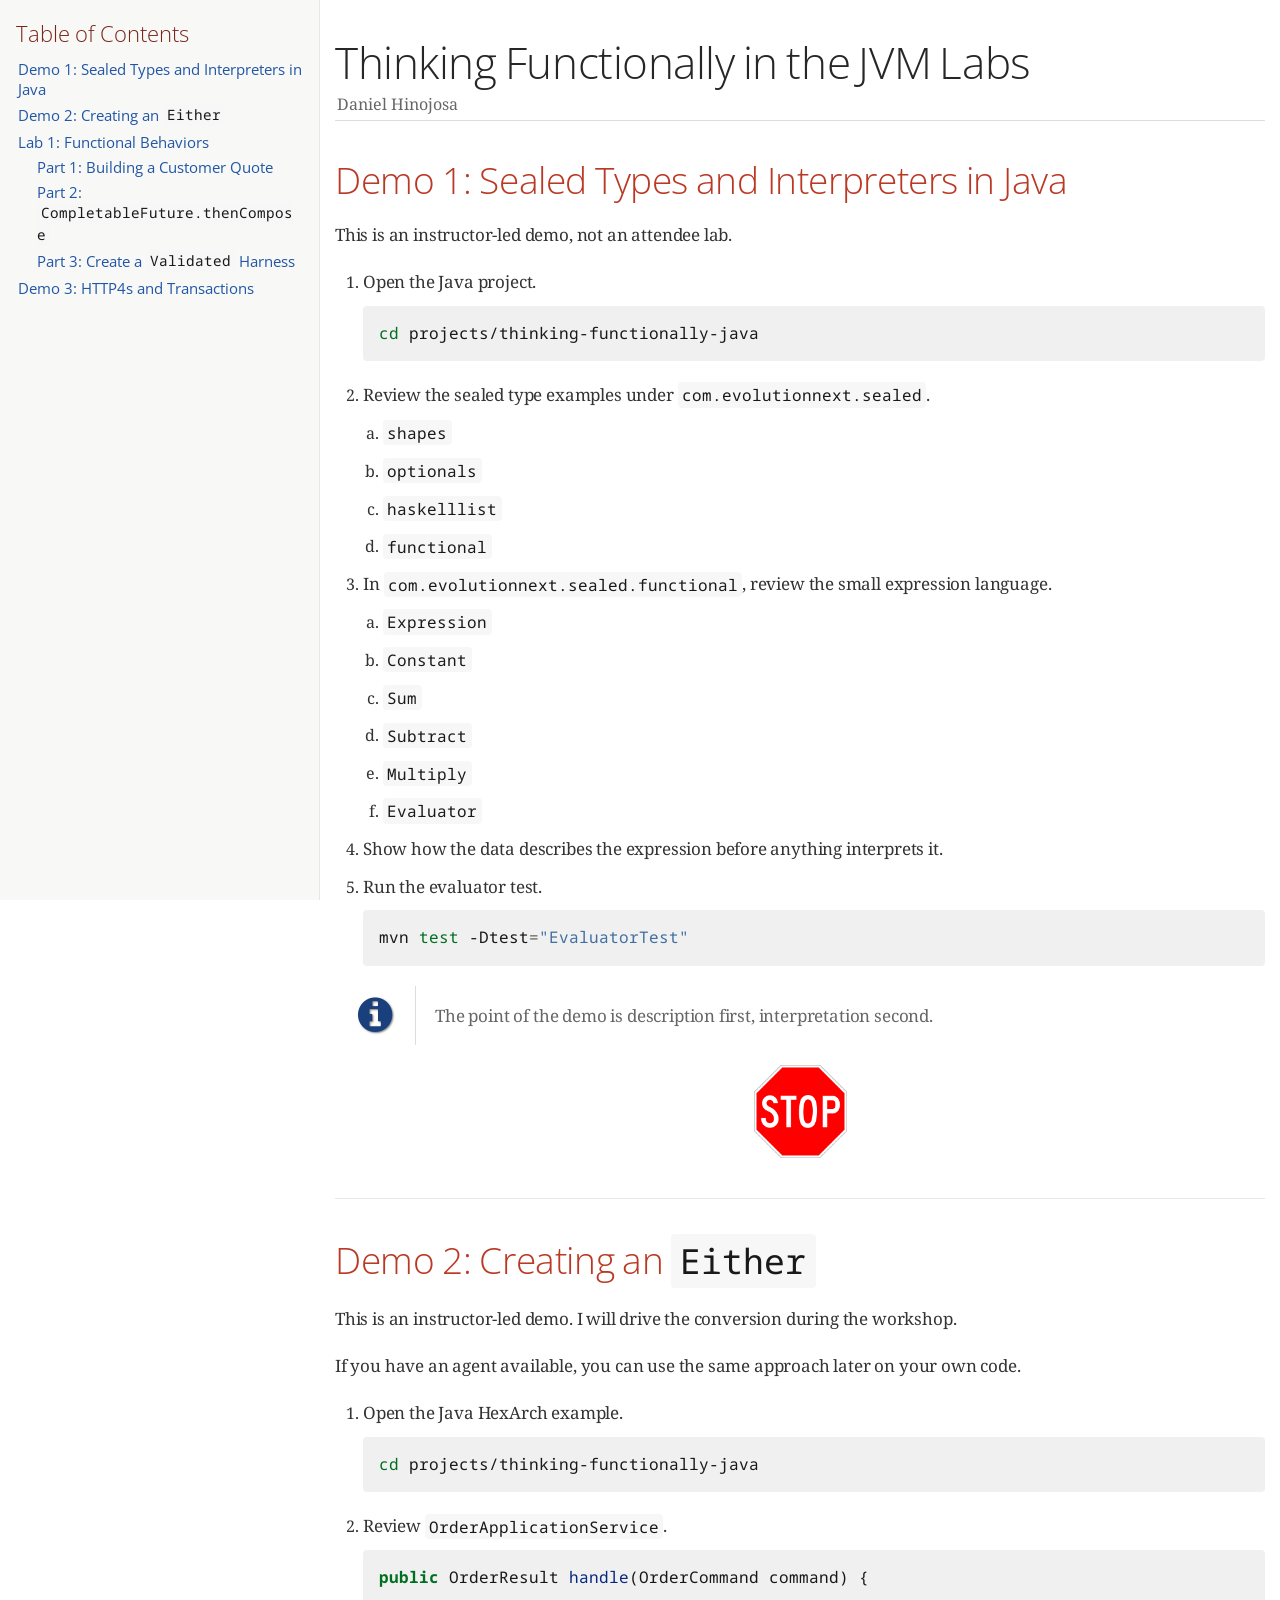
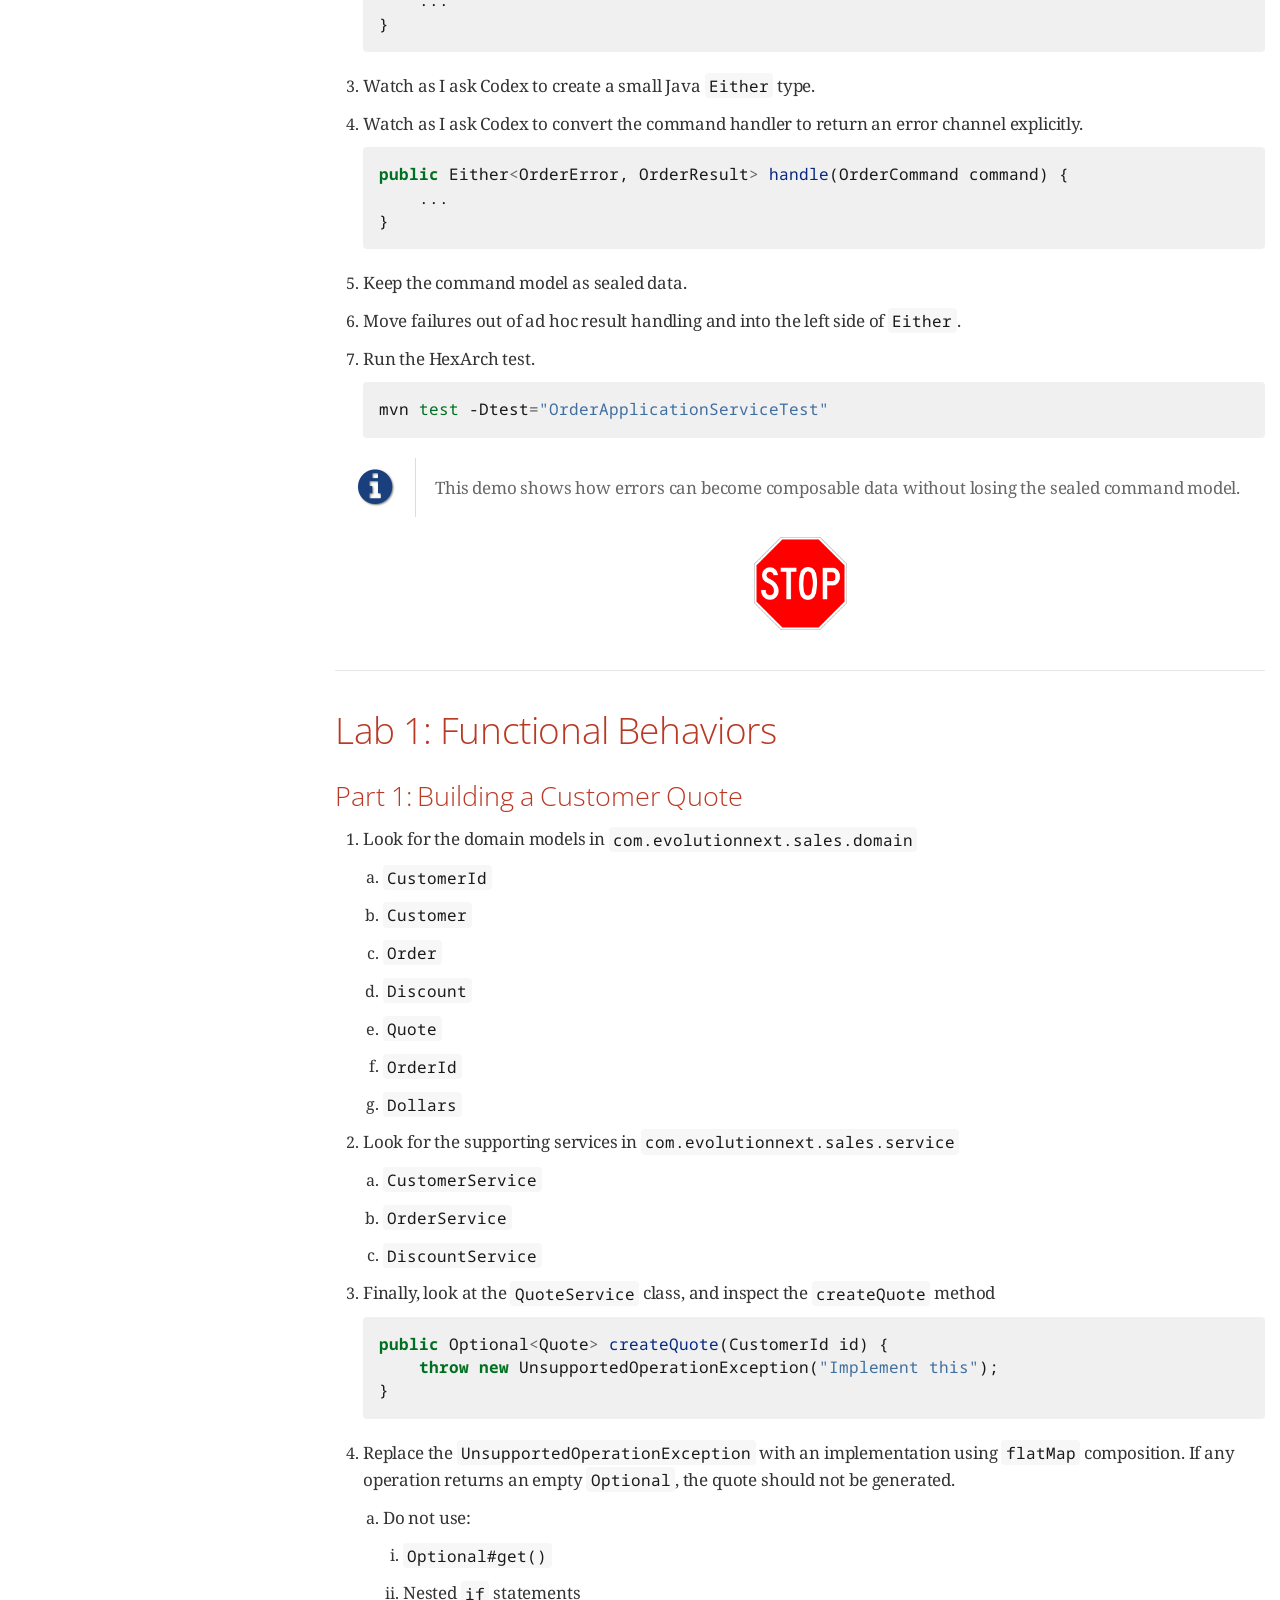
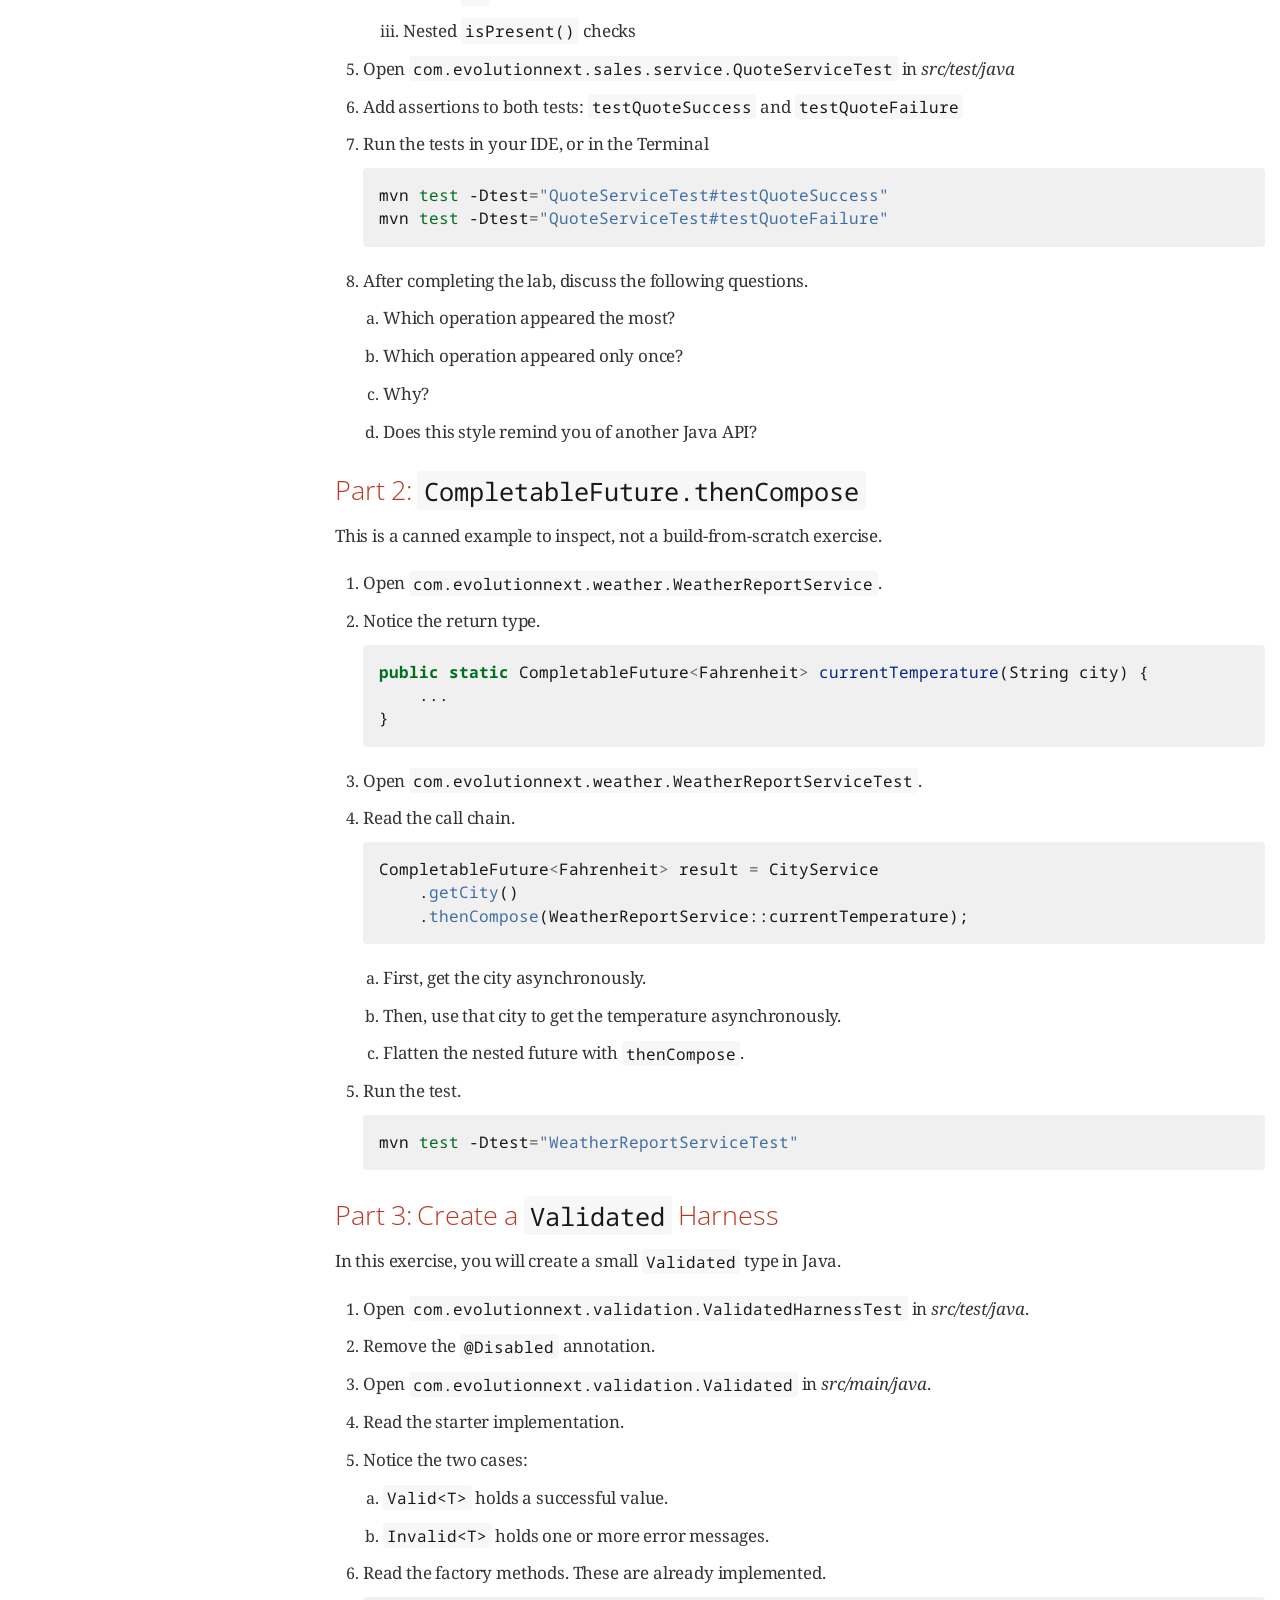
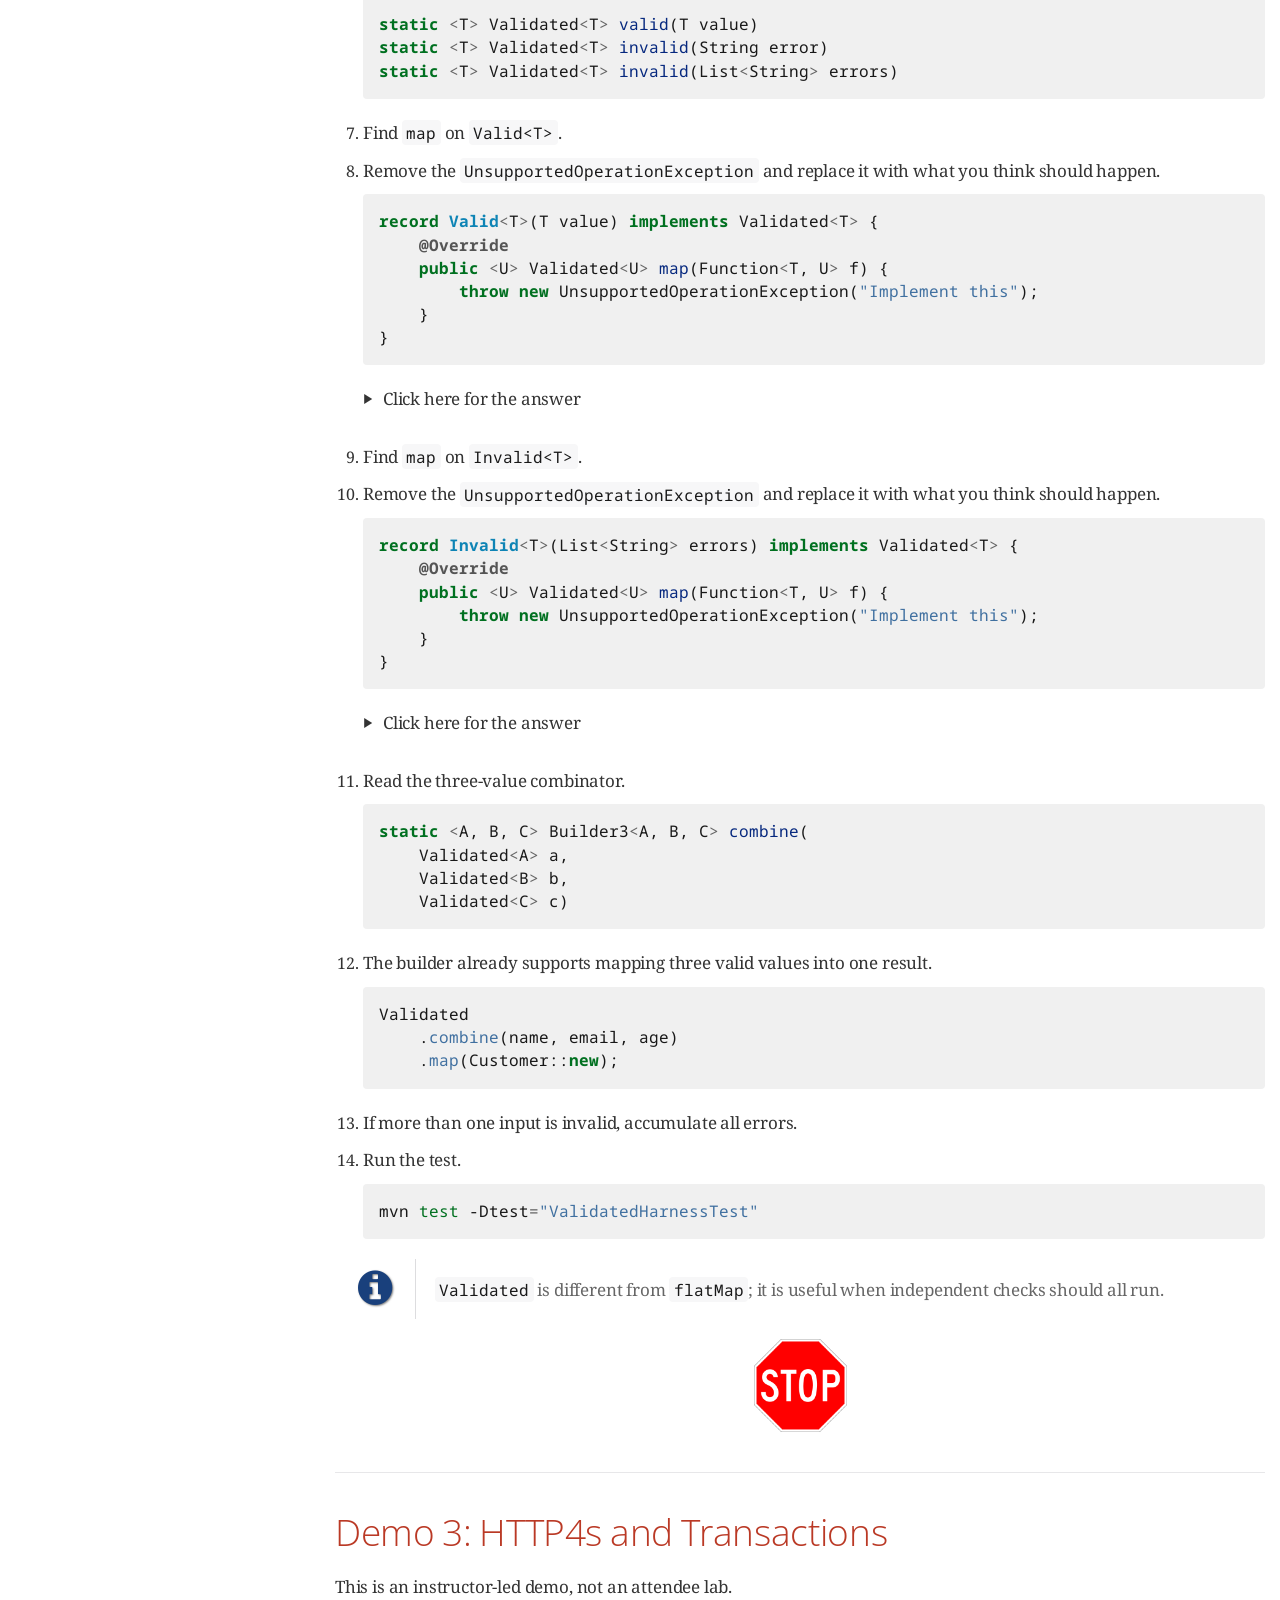
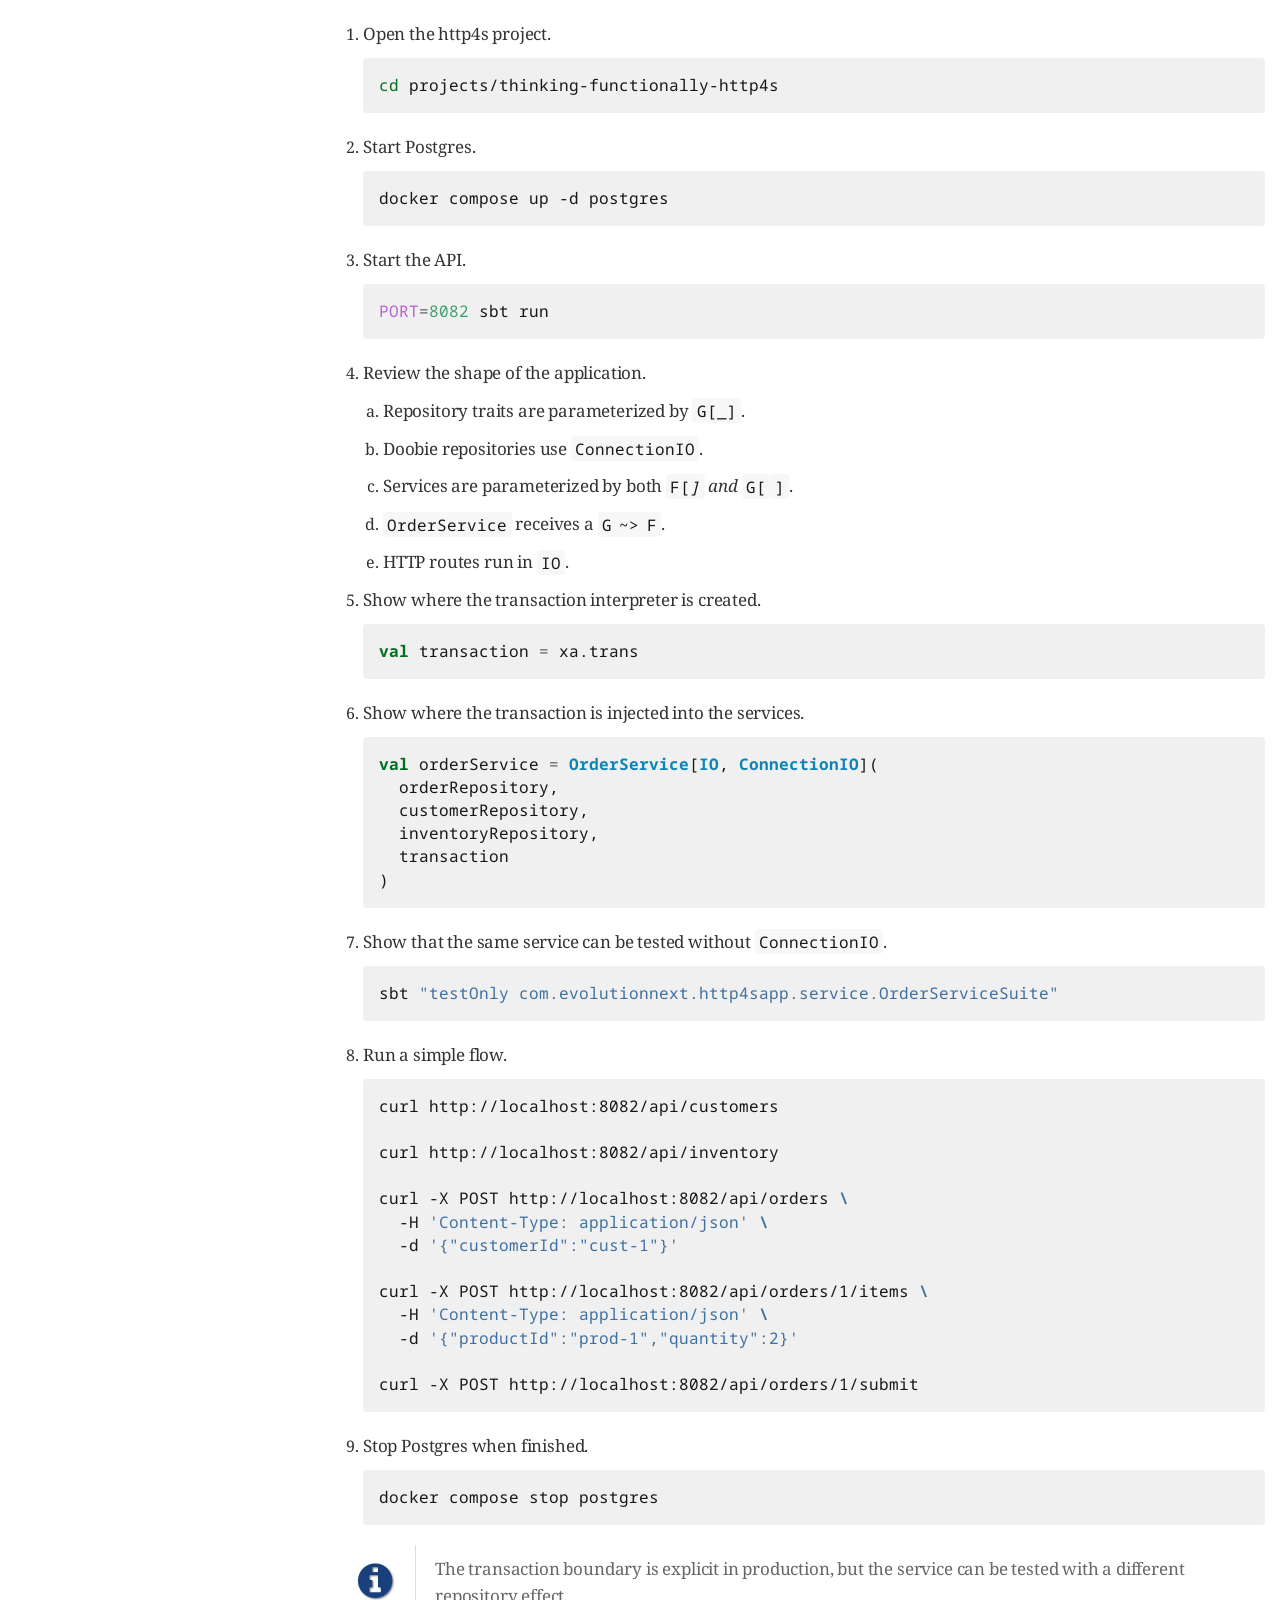
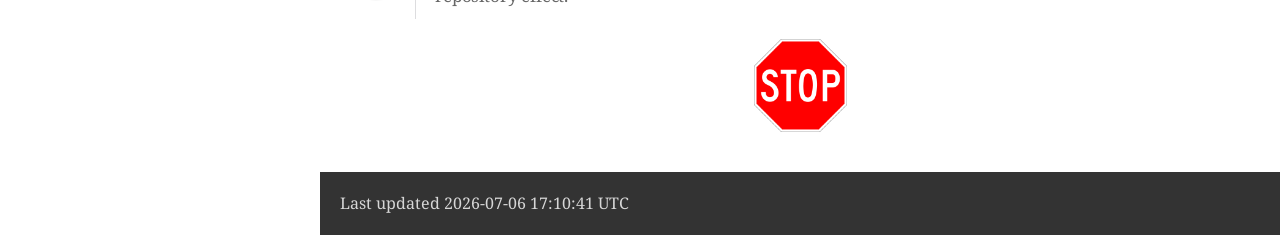
<file: lab_book/index.html>
<!DOCTYPE html>
<html lang="en">
<head>
<meta charset="UTF-8">
<meta http-equiv="X-UA-Compatible" content="IE=edge">
<meta name="viewport" content="width=device-width, initial-scale=1.0">
<meta name="generator" content="Asciidoctor 2.0.23">
<meta name="author" content="Daniel Hinojosa">
<title>Thinking Functionally in the JVM Labs</title>
<link rel="stylesheet" href="https://fonts.googleapis.com/css?family=Open+Sans:300,300italic,400,400italic,600,600italic%7CNoto+Serif:400,400italic,700,700italic%7CDroid+Sans+Mono:400,700">
<style>
/*! Asciidoctor default stylesheet | MIT License | https://asciidoctor.org */
/* Uncomment the following line when using as a custom stylesheet */
/* @import "https://fonts.googleapis.com/css?family=Open+Sans:300,300italic,400,400italic,600,600italic%7CNoto+Serif:400,400italic,700,700italic%7CDroid+Sans+Mono:400,700"; */
html{font-family:sans-serif;-webkit-text-size-adjust:100%}
a{background:none}
a:focus{outline:thin dotted}
a:active,a:hover{outline:0}
h1{font-size:2em;margin:.67em 0}
b,strong{font-weight:bold}
abbr{font-size:.9em}
abbr[title]{cursor:help;border-bottom:1px dotted #dddddf;text-decoration:none}
dfn{font-style:italic}
hr{height:0}
mark{background:#ff0;color:#000}
code,kbd,pre,samp{font-family:monospace;font-size:1em}
pre{white-space:pre-wrap}
q{quotes:"\201C" "\201D" "\2018" "\2019"}
small{font-size:80%}
sub,sup{font-size:75%;line-height:0;position:relative;vertical-align:baseline}
sup{top:-.5em}
sub{bottom:-.25em}
img{border:0}
svg:not(:root){overflow:hidden}
figure{margin:0}
audio,video{display:inline-block}
audio:not([controls]){display:none;height:0}
fieldset{border:1px solid silver;margin:0 2px;padding:.35em .625em .75em}
legend{border:0;padding:0}
button,input,select,textarea{font-family:inherit;font-size:100%;margin:0}
button,input{line-height:normal}
button,select{text-transform:none}
button,html input[type=button],input[type=reset],input[type=submit]{-webkit-appearance:button;cursor:pointer}
button[disabled],html input[disabled]{cursor:default}
input[type=checkbox],input[type=radio]{padding:0}
button::-moz-focus-inner,input::-moz-focus-inner{border:0;padding:0}
textarea{overflow:auto;vertical-align:top}
table{border-collapse:collapse;border-spacing:0}
*,::before,::after{box-sizing:border-box}
html,body{font-size:100%}
body{background:#fff;color:rgba(0,0,0,.8);padding:0;margin:0;font-family:"Noto Serif","DejaVu Serif",serif;line-height:1;position:relative;cursor:auto;-moz-tab-size:4;-o-tab-size:4;tab-size:4;word-wrap:anywhere;-moz-osx-font-smoothing:grayscale;-webkit-font-smoothing:antialiased}
a:hover{cursor:pointer}
img,object,embed{max-width:100%;height:auto}
object,embed{height:100%}
img{-ms-interpolation-mode:bicubic}
.left{float:left!important}
.right{float:right!important}
.text-left{text-align:left!important}
.text-right{text-align:right!important}
.text-center{text-align:center!important}
.text-justify{text-align:justify!important}
.hide{display:none}
img,object,svg{display:inline-block;vertical-align:middle}
textarea{height:auto;min-height:50px}
select{width:100%}
.subheader,.admonitionblock td.content>.title,.audioblock>.title,.exampleblock>.title,.imageblock>.title,.listingblock>.title,.literalblock>.title,.stemblock>.title,.openblock>.title,.paragraph>.title,.quoteblock>.title,table.tableblock>.title,.verseblock>.title,.videoblock>.title,.dlist>.title,.olist>.title,.ulist>.title,.qlist>.title,.hdlist>.title{line-height:1.45;color:#7a2518;font-weight:400;margin-top:0;margin-bottom:.25em}
div,dl,dt,dd,ul,ol,li,h1,h2,h3,#toctitle,.sidebarblock>.content>.title,h4,h5,h6,pre,form,p,blockquote,th,td{margin:0;padding:0}
a{color:#2156a5;text-decoration:underline;line-height:inherit}
a:hover,a:focus{color:#1d4b8f}
a img{border:0}
p{line-height:1.6;margin-bottom:1.25em;text-rendering:optimizeLegibility}
p aside{font-size:.875em;line-height:1.35;font-style:italic}
h1,h2,h3,#toctitle,.sidebarblock>.content>.title,h4,h5,h6{font-family:"Open Sans","DejaVu Sans",sans-serif;font-weight:300;font-style:normal;color:#ba3925;text-rendering:optimizeLegibility;margin-top:1em;margin-bottom:.5em;line-height:1.0125em}
h1 small,h2 small,h3 small,#toctitle small,.sidebarblock>.content>.title small,h4 small,h5 small,h6 small{font-size:60%;color:#e99b8f;line-height:0}
h1{font-size:2.125em}
h2{font-size:1.6875em}
h3,#toctitle,.sidebarblock>.content>.title{font-size:1.375em}
h4,h5{font-size:1.125em}
h6{font-size:1em}
hr{border:solid #dddddf;border-width:1px 0 0;clear:both;margin:1.25em 0 1.1875em}
em,i{font-style:italic;line-height:inherit}
strong,b{font-weight:bold;line-height:inherit}
small{font-size:60%;line-height:inherit}
code{font-family:"Droid Sans Mono","DejaVu Sans Mono",monospace;font-weight:400;color:rgba(0,0,0,.9)}
ul,ol,dl{line-height:1.6;margin-bottom:1.25em;list-style-position:outside;font-family:inherit}
ul,ol{margin-left:1.5em}
ul li ul,ul li ol{margin-left:1.25em;margin-bottom:0}
ul.circle{list-style-type:circle}
ul.disc{list-style-type:disc}
ul.square{list-style-type:square}
ul.circle ul:not([class]),ul.disc ul:not([class]),ul.square ul:not([class]){list-style:inherit}
ol li ul,ol li ol{margin-left:1.25em;margin-bottom:0}
dl dt{margin-bottom:.3125em;font-weight:bold}
dl dd{margin-bottom:1.25em}
blockquote{margin:0 0 1.25em;padding:.5625em 1.25em 0 1.1875em;border-left:1px solid #ddd}
blockquote,blockquote p{line-height:1.6;color:rgba(0,0,0,.85)}
@media screen and (min-width:768px){h1,h2,h3,#toctitle,.sidebarblock>.content>.title,h4,h5,h6{line-height:1.2}
h1{font-size:2.75em}
h2{font-size:2.3125em}
h3,#toctitle,.sidebarblock>.content>.title{font-size:1.6875em}
h4{font-size:1.4375em}}
table{background:#fff;margin-bottom:1.25em;border:1px solid #dedede;word-wrap:normal}
table thead,table tfoot{background:#f7f8f7}
table thead tr th,table thead tr td,table tfoot tr th,table tfoot tr td{padding:.5em .625em .625em;font-size:inherit;color:rgba(0,0,0,.8);text-align:left}
table tr th,table tr td{padding:.5625em .625em;font-size:inherit;color:rgba(0,0,0,.8)}
table tr.even,table tr.alt{background:#f8f8f7}
table thead tr th,table tfoot tr th,table tbody tr td,table tr td,table tfoot tr td{line-height:1.6}
h1,h2,h3,#toctitle,.sidebarblock>.content>.title,h4,h5,h6{line-height:1.2;word-spacing:-.05em}
h1 strong,h2 strong,h3 strong,#toctitle strong,.sidebarblock>.content>.title strong,h4 strong,h5 strong,h6 strong{font-weight:400}
.center{margin-left:auto;margin-right:auto}
.stretch{width:100%}
.clearfix::before,.clearfix::after,.float-group::before,.float-group::after{content:" ";display:table}
.clearfix::after,.float-group::after{clear:both}
:not(pre).nobreak{word-wrap:normal}
:not(pre).nowrap{white-space:nowrap}
:not(pre).pre-wrap{white-space:pre-wrap}
:not(pre):not([class^=L])>code{font-size:.9375em;font-style:normal!important;letter-spacing:0;padding:.1em .5ex;word-spacing:-.15em;background:#f7f7f8;border-radius:4px;line-height:1.45;text-rendering:optimizeSpeed}
pre{color:rgba(0,0,0,.9);font-family:"Droid Sans Mono","DejaVu Sans Mono",monospace;line-height:1.45;text-rendering:optimizeSpeed}
pre code,pre pre{color:inherit;font-size:inherit;line-height:inherit}
pre>code{display:block}
pre.nowrap,pre.nowrap pre{white-space:pre;word-wrap:normal}
em em{font-style:normal}
strong strong{font-weight:400}
.keyseq{color:rgba(51,51,51,.8)}
kbd{font-family:"Droid Sans Mono","DejaVu Sans Mono",monospace;display:inline-block;color:rgba(0,0,0,.8);font-size:.65em;line-height:1.45;background:#f7f7f7;border:1px solid #ccc;border-radius:3px;box-shadow:0 1px 0 rgba(0,0,0,.2),inset 0 0 0 .1em #fff;margin:0 .15em;padding:.2em .5em;vertical-align:middle;position:relative;top:-.1em;white-space:nowrap}
.keyseq kbd:first-child{margin-left:0}
.keyseq kbd:last-child{margin-right:0}
.menuseq,.menuref{color:#000}
.menuseq b:not(.caret),.menuref{font-weight:inherit}
.menuseq{word-spacing:-.02em}
.menuseq b.caret{font-size:1.25em;line-height:.8}
.menuseq i.caret{font-weight:bold;text-align:center;width:.45em}
b.button::before,b.button::after{position:relative;top:-1px;font-weight:400}
b.button::before{content:"[";padding:0 3px 0 2px}
b.button::after{content:"]";padding:0 2px 0 3px}
p a>code:hover{color:rgba(0,0,0,.9)}
#header,#content,#footnotes,#footer{width:100%;margin:0 auto;max-width:62.5em;*zoom:1;position:relative;padding-left:.9375em;padding-right:.9375em}
#header::before,#header::after,#content::before,#content::after,#footnotes::before,#footnotes::after,#footer::before,#footer::after{content:" ";display:table}
#header::after,#content::after,#footnotes::after,#footer::after{clear:both}
#content{margin-top:1.25em}
#content::before{content:none}
#header>h1:first-child{color:rgba(0,0,0,.85);margin-top:2.25rem;margin-bottom:0}
#header>h1:first-child+#toc{margin-top:8px;border-top:1px solid #dddddf}
#header>h1:only-child{border-bottom:1px solid #dddddf;padding-bottom:8px}
#header .details{border-bottom:1px solid #dddddf;line-height:1.45;padding-top:.25em;padding-bottom:.25em;padding-left:.25em;color:rgba(0,0,0,.6);display:flex;flex-flow:row wrap}
#header .details span:first-child{margin-left:-.125em}
#header .details span.email a{color:rgba(0,0,0,.85)}
#header .details br{display:none}
#header .details br+span::before{content:"\00a0\2013\00a0"}
#header .details br+span.author::before{content:"\00a0\22c5\00a0";color:rgba(0,0,0,.85)}
#header .details br+span#revremark::before{content:"\00a0|\00a0"}
#header #revnumber{text-transform:capitalize}
#header #revnumber::after{content:"\00a0"}
#content>h1:first-child:not([class]){color:rgba(0,0,0,.85);border-bottom:1px solid #dddddf;padding-bottom:8px;margin-top:0;padding-top:1rem;margin-bottom:1.25rem}
#toc{border-bottom:1px solid #e7e7e9;padding-bottom:.5em}
#toc>ul{margin-left:.125em}
#toc ul.sectlevel0>li>a{font-style:italic}
#toc ul.sectlevel0 ul.sectlevel1{margin:.5em 0}
#toc ul{font-family:"Open Sans","DejaVu Sans",sans-serif;list-style-type:none}
#toc li{line-height:1.3334;margin-top:.3334em}
#toc a{text-decoration:none}
#toc a:active{text-decoration:underline}
#toctitle{color:#7a2518;font-size:1.2em}
@media screen and (min-width:768px){#toctitle{font-size:1.375em}
body.toc2{padding-left:15em;padding-right:0}
body.toc2 #header>h1:nth-last-child(2){border-bottom:1px solid #dddddf;padding-bottom:8px}
#toc.toc2{margin-top:0!important;background:#f8f8f7;position:fixed;width:15em;left:0;top:0;border-right:1px solid #e7e7e9;border-top-width:0!important;border-bottom-width:0!important;z-index:1000;padding:1.25em 1em;height:100%;overflow:auto}
#toc.toc2 #toctitle{margin-top:0;margin-bottom:.8rem;font-size:1.2em}
#toc.toc2>ul{font-size:.9em;margin-bottom:0}
#toc.toc2 ul ul{margin-left:0;padding-left:1em}
#toc.toc2 ul.sectlevel0 ul.sectlevel1{padding-left:0;margin-top:.5em;margin-bottom:.5em}
body.toc2.toc-right{padding-left:0;padding-right:15em}
body.toc2.toc-right #toc.toc2{border-right-width:0;border-left:1px solid #e7e7e9;left:auto;right:0}}
@media screen and (min-width:1280px){body.toc2{padding-left:20em;padding-right:0}
#toc.toc2{width:20em}
#toc.toc2 #toctitle{font-size:1.375em}
#toc.toc2>ul{font-size:.95em}
#toc.toc2 ul ul{padding-left:1.25em}
body.toc2.toc-right{padding-left:0;padding-right:20em}}
#content #toc{border:1px solid #e0e0dc;margin-bottom:1.25em;padding:1.25em;background:#f8f8f7;border-radius:4px}
#content #toc>:first-child{margin-top:0}
#content #toc>:last-child{margin-bottom:0}
#footer{max-width:none;background:rgba(0,0,0,.8);padding:1.25em}
#footer-text{color:hsla(0,0%,100%,.8);line-height:1.44}
#content{margin-bottom:.625em}
.sect1{padding-bottom:.625em}
@media screen and (min-width:768px){#content{margin-bottom:1.25em}
.sect1{padding-bottom:1.25em}}
.sect1:last-child{padding-bottom:0}
.sect1+.sect1{border-top:1px solid #e7e7e9}
#content h1>a.anchor,h2>a.anchor,h3>a.anchor,#toctitle>a.anchor,.sidebarblock>.content>.title>a.anchor,h4>a.anchor,h5>a.anchor,h6>a.anchor{position:absolute;z-index:1001;width:1.5ex;margin-left:-1.5ex;display:block;text-decoration:none!important;visibility:hidden;text-align:center;font-weight:400}
#content h1>a.anchor::before,h2>a.anchor::before,h3>a.anchor::before,#toctitle>a.anchor::before,.sidebarblock>.content>.title>a.anchor::before,h4>a.anchor::before,h5>a.anchor::before,h6>a.anchor::before{content:"\00A7";font-size:.85em;display:block;padding-top:.1em}
#content h1:hover>a.anchor,#content h1>a.anchor:hover,h2:hover>a.anchor,h2>a.anchor:hover,h3:hover>a.anchor,#toctitle:hover>a.anchor,.sidebarblock>.content>.title:hover>a.anchor,h3>a.anchor:hover,#toctitle>a.anchor:hover,.sidebarblock>.content>.title>a.anchor:hover,h4:hover>a.anchor,h4>a.anchor:hover,h5:hover>a.anchor,h5>a.anchor:hover,h6:hover>a.anchor,h6>a.anchor:hover{visibility:visible}
#content h1>a.link,h2>a.link,h3>a.link,#toctitle>a.link,.sidebarblock>.content>.title>a.link,h4>a.link,h5>a.link,h6>a.link{color:#ba3925;text-decoration:none}
#content h1>a.link:hover,h2>a.link:hover,h3>a.link:hover,#toctitle>a.link:hover,.sidebarblock>.content>.title>a.link:hover,h4>a.link:hover,h5>a.link:hover,h6>a.link:hover{color:#a53221}
details,.audioblock,.imageblock,.literalblock,.listingblock,.stemblock,.videoblock{margin-bottom:1.25em}
details{margin-left:1.25rem}
details>summary{cursor:pointer;display:block;position:relative;line-height:1.6;margin-bottom:.625rem;outline:none;-webkit-tap-highlight-color:transparent}
details>summary::-webkit-details-marker{display:none}
details>summary::before{content:"";border:solid transparent;border-left:solid;border-width:.3em 0 .3em .5em;position:absolute;top:.5em;left:-1.25rem;transform:translateX(15%)}
details[open]>summary::before{border:solid transparent;border-top:solid;border-width:.5em .3em 0;transform:translateY(15%)}
details>summary::after{content:"";width:1.25rem;height:1em;position:absolute;top:.3em;left:-1.25rem}
.admonitionblock td.content>.title,.audioblock>.title,.exampleblock>.title,.imageblock>.title,.listingblock>.title,.literalblock>.title,.stemblock>.title,.openblock>.title,.paragraph>.title,.quoteblock>.title,table.tableblock>.title,.verseblock>.title,.videoblock>.title,.dlist>.title,.olist>.title,.ulist>.title,.qlist>.title,.hdlist>.title{text-rendering:optimizeLegibility;text-align:left;font-family:"Noto Serif","DejaVu Serif",serif;font-size:1rem;font-style:italic}
table.tableblock.fit-content>caption.title{white-space:nowrap;width:0}
.paragraph.lead>p,#preamble>.sectionbody>[class=paragraph]:first-of-type p{font-size:1.21875em;line-height:1.6;color:rgba(0,0,0,.85)}
.admonitionblock>table{border-collapse:separate;border:0;background:none;width:100%}
.admonitionblock>table td.icon{text-align:center;width:80px}
.admonitionblock>table td.icon img{max-width:none}
.admonitionblock>table td.icon .title{font-weight:bold;font-family:"Open Sans","DejaVu Sans",sans-serif;text-transform:uppercase}
.admonitionblock>table td.content{padding-left:1.125em;padding-right:1.25em;border-left:1px solid #dddddf;color:rgba(0,0,0,.6);word-wrap:anywhere}
.admonitionblock>table td.content>:last-child>:last-child{margin-bottom:0}
.exampleblock>.content{border:1px solid #e6e6e6;margin-bottom:1.25em;padding:1.25em;background:#fff;border-radius:4px}
.sidebarblock{border:1px solid #dbdbd6;margin-bottom:1.25em;padding:1.25em;background:#f3f3f2;border-radius:4px}
.sidebarblock>.content>.title{color:#7a2518;margin-top:0;text-align:center}
.exampleblock>.content>:first-child,.sidebarblock>.content>:first-child{margin-top:0}
.exampleblock>.content>:last-child,.exampleblock>.content>:last-child>:last-child,.exampleblock>.content .olist>ol>li:last-child>:last-child,.exampleblock>.content .ulist>ul>li:last-child>:last-child,.exampleblock>.content .qlist>ol>li:last-child>:last-child,.sidebarblock>.content>:last-child,.sidebarblock>.content>:last-child>:last-child,.sidebarblock>.content .olist>ol>li:last-child>:last-child,.sidebarblock>.content .ulist>ul>li:last-child>:last-child,.sidebarblock>.content .qlist>ol>li:last-child>:last-child{margin-bottom:0}
.literalblock pre,.listingblock>.content>pre{border-radius:4px;overflow-x:auto;padding:1em;font-size:.8125em}
@media screen and (min-width:768px){.literalblock pre,.listingblock>.content>pre{font-size:.90625em}}
@media screen and (min-width:1280px){.literalblock pre,.listingblock>.content>pre{font-size:1em}}
.literalblock pre,.listingblock>.content>pre:not(.highlight),.listingblock>.content>pre[class=highlight],.listingblock>.content>pre[class^="highlight "]{background:#f7f7f8}
.literalblock.output pre{color:#f7f7f8;background:rgba(0,0,0,.9)}
.listingblock>.content{position:relative}
.listingblock code[data-lang]::before{display:none;content:attr(data-lang);position:absolute;font-size:.75em;top:.425rem;right:.5rem;line-height:1;text-transform:uppercase;color:inherit;opacity:.5}
.listingblock:hover code[data-lang]::before{display:block}
.listingblock.terminal pre .command::before{content:attr(data-prompt);padding-right:.5em;color:inherit;opacity:.5}
.listingblock.terminal pre .command:not([data-prompt])::before{content:"$"}
.listingblock pre.highlightjs{padding:0}
.listingblock pre.highlightjs>code{padding:1em;border-radius:4px}
.listingblock pre.prettyprint{border-width:0}
.prettyprint{background:#f7f7f8}
pre.prettyprint .linenums{line-height:1.45;margin-left:2em}
pre.prettyprint li{background:none;list-style-type:inherit;padding-left:0}
pre.prettyprint li code[data-lang]::before{opacity:1}
pre.prettyprint li:not(:first-child) code[data-lang]::before{display:none}
table.linenotable{border-collapse:separate;border:0;margin-bottom:0;background:none}
table.linenotable td[class]{color:inherit;vertical-align:top;padding:0;line-height:inherit;white-space:normal}
table.linenotable td.code{padding-left:.75em}
table.linenotable td.linenos,pre.pygments .linenos{border-right:1px solid;opacity:.35;padding-right:.5em;-webkit-user-select:none;-moz-user-select:none;-ms-user-select:none;user-select:none}
pre.pygments span.linenos{display:inline-block;margin-right:.75em}
.quoteblock{margin:0 1em 1.25em 1.5em;display:table}
.quoteblock:not(.excerpt)>.title{margin-left:-1.5em;margin-bottom:.75em}
.quoteblock blockquote,.quoteblock p{color:rgba(0,0,0,.85);font-size:1.15rem;line-height:1.75;word-spacing:.1em;letter-spacing:0;font-style:italic;text-align:justify}
.quoteblock blockquote{margin:0;padding:0;border:0}
.quoteblock blockquote::before{content:"\201c";float:left;font-size:2.75em;font-weight:bold;line-height:.6em;margin-left:-.6em;color:#7a2518;text-shadow:0 1px 2px rgba(0,0,0,.1)}
.quoteblock blockquote>.paragraph:last-child p{margin-bottom:0}
.quoteblock .attribution{margin-top:.75em;margin-right:.5ex;text-align:right}
.verseblock{margin:0 1em 1.25em}
.verseblock pre{font-family:"Open Sans","DejaVu Sans",sans-serif;font-size:1.15rem;color:rgba(0,0,0,.85);font-weight:300;text-rendering:optimizeLegibility}
.verseblock pre strong{font-weight:400}
.verseblock .attribution{margin-top:1.25rem;margin-left:.5ex}
.quoteblock .attribution,.verseblock .attribution{font-size:.9375em;line-height:1.45;font-style:italic}
.quoteblock .attribution br,.verseblock .attribution br{display:none}
.quoteblock .attribution cite,.verseblock .attribution cite{display:block;letter-spacing:-.025em;color:rgba(0,0,0,.6)}
.quoteblock.abstract blockquote::before,.quoteblock.excerpt blockquote::before,.quoteblock .quoteblock blockquote::before{display:none}
.quoteblock.abstract blockquote,.quoteblock.abstract p,.quoteblock.excerpt blockquote,.quoteblock.excerpt p,.quoteblock .quoteblock blockquote,.quoteblock .quoteblock p{line-height:1.6;word-spacing:0}
.quoteblock.abstract{margin:0 1em 1.25em;display:block}
.quoteblock.abstract>.title{margin:0 0 .375em;font-size:1.15em;text-align:center}
.quoteblock.excerpt>blockquote,.quoteblock .quoteblock{padding:0 0 .25em 1em;border-left:.25em solid #dddddf}
.quoteblock.excerpt,.quoteblock .quoteblock{margin-left:0}
.quoteblock.excerpt blockquote,.quoteblock.excerpt p,.quoteblock .quoteblock blockquote,.quoteblock .quoteblock p{color:inherit;font-size:1.0625rem}
.quoteblock.excerpt .attribution,.quoteblock .quoteblock .attribution{color:inherit;font-size:.85rem;text-align:left;margin-right:0}
p.tableblock:last-child{margin-bottom:0}
td.tableblock>.content{margin-bottom:1.25em;word-wrap:anywhere}
td.tableblock>.content>:last-child{margin-bottom:-1.25em}
table.tableblock,th.tableblock,td.tableblock{border:0 solid #dedede}
table.grid-all>*>tr>*{border-width:1px}
table.grid-cols>*>tr>*{border-width:0 1px}
table.grid-rows>*>tr>*{border-width:1px 0}
table.frame-all{border-width:1px}
table.frame-ends{border-width:1px 0}
table.frame-sides{border-width:0 1px}
table.frame-none>colgroup+*>:first-child>*,table.frame-sides>colgroup+*>:first-child>*{border-top-width:0}
table.frame-none>:last-child>:last-child>*,table.frame-sides>:last-child>:last-child>*{border-bottom-width:0}
table.frame-none>*>tr>:first-child,table.frame-ends>*>tr>:first-child{border-left-width:0}
table.frame-none>*>tr>:last-child,table.frame-ends>*>tr>:last-child{border-right-width:0}
table.stripes-all>*>tr,table.stripes-odd>*>tr:nth-of-type(odd),table.stripes-even>*>tr:nth-of-type(even),table.stripes-hover>*>tr:hover{background:#f8f8f7}
th.halign-left,td.halign-left{text-align:left}
th.halign-right,td.halign-right{text-align:right}
th.halign-center,td.halign-center{text-align:center}
th.valign-top,td.valign-top{vertical-align:top}
th.valign-bottom,td.valign-bottom{vertical-align:bottom}
th.valign-middle,td.valign-middle{vertical-align:middle}
table thead th,table tfoot th{font-weight:bold}
tbody tr th{background:#f7f8f7}
tbody tr th,tbody tr th p,tfoot tr th,tfoot tr th p{color:rgba(0,0,0,.8);font-weight:bold}
p.tableblock>code:only-child{background:none;padding:0}
p.tableblock{font-size:1em}
ol{margin-left:1.75em}
ul li ol{margin-left:1.5em}
dl dd{margin-left:1.125em}
dl dd:last-child,dl dd:last-child>:last-child{margin-bottom:0}
li p,ul dd,ol dd,.olist .olist,.ulist .ulist,.ulist .olist,.olist .ulist{margin-bottom:.625em}
ul.checklist,ul.none,ol.none,ul.no-bullet,ol.no-bullet,ol.unnumbered,ul.unstyled,ol.unstyled{list-style-type:none}
ul.no-bullet,ol.no-bullet,ol.unnumbered{margin-left:.625em}
ul.unstyled,ol.unstyled{margin-left:0}
li>p:empty:only-child::before{content:"";display:inline-block}
ul.checklist>li>p:first-child{margin-left:-1em}
ul.checklist>li>p:first-child>.fa-square-o:first-child,ul.checklist>li>p:first-child>.fa-check-square-o:first-child{width:1.25em;font-size:.8em;position:relative;bottom:.125em}
ul.checklist>li>p:first-child>input[type=checkbox]:first-child{margin-right:.25em}
ul.inline{display:flex;flex-flow:row wrap;list-style:none;margin:0 0 .625em -1.25em}
ul.inline>li{margin-left:1.25em}
.unstyled dl dt{font-weight:400;font-style:normal}
ol.arabic{list-style-type:decimal}
ol.decimal{list-style-type:decimal-leading-zero}
ol.loweralpha{list-style-type:lower-alpha}
ol.upperalpha{list-style-type:upper-alpha}
ol.lowerroman{list-style-type:lower-roman}
ol.upperroman{list-style-type:upper-roman}
ol.lowergreek{list-style-type:lower-greek}
.hdlist>table,.colist>table{border:0;background:none}
.hdlist>table>tbody>tr,.colist>table>tbody>tr{background:none}
td.hdlist1,td.hdlist2{vertical-align:top;padding:0 .625em}
td.hdlist1{font-weight:bold;padding-bottom:1.25em}
td.hdlist2{word-wrap:anywhere}
.literalblock+.colist,.listingblock+.colist{margin-top:-.5em}
.colist td:not([class]):first-child{padding:.4em .75em 0;line-height:1;vertical-align:top}
.colist td:not([class]):first-child img{max-width:none}
.colist td:not([class]):last-child{padding:.25em 0}
.thumb,.th{line-height:0;display:inline-block;border:4px solid #fff;box-shadow:0 0 0 1px #ddd}
.imageblock.left{margin:.25em .625em 1.25em 0}
.imageblock.right{margin:.25em 0 1.25em .625em}
.imageblock>.title{margin-bottom:0}
.imageblock.thumb,.imageblock.th{border-width:6px}
.imageblock.thumb>.title,.imageblock.th>.title{padding:0 .125em}
.image.left,.image.right{margin-top:.25em;margin-bottom:.25em;display:inline-block;line-height:0}
.image.left{margin-right:.625em}
.image.right{margin-left:.625em}
a.image{text-decoration:none;display:inline-block}
a.image object{pointer-events:none}
sup.footnote,sup.footnoteref{font-size:.875em;position:static;vertical-align:super}
sup.footnote a,sup.footnoteref a{text-decoration:none}
sup.footnote a:active,sup.footnoteref a:active,#footnotes .footnote a:first-of-type:active{text-decoration:underline}
#footnotes{padding-top:.75em;padding-bottom:.75em;margin-bottom:.625em}
#footnotes hr{width:20%;min-width:6.25em;margin:-.25em 0 .75em;border-width:1px 0 0}
#footnotes .footnote{padding:0 .375em 0 .225em;line-height:1.3334;font-size:.875em;margin-left:1.2em;margin-bottom:.2em}
#footnotes .footnote a:first-of-type{font-weight:bold;text-decoration:none;margin-left:-1.05em}
#footnotes .footnote:last-of-type{margin-bottom:0}
#content #footnotes{margin-top:-.625em;margin-bottom:0;padding:.75em 0}
div.unbreakable{page-break-inside:avoid}
.big{font-size:larger}
.small{font-size:smaller}
.underline{text-decoration:underline}
.overline{text-decoration:overline}
.line-through{text-decoration:line-through}
.aqua{color:#00bfbf}
.aqua-background{background:#00fafa}
.black{color:#000}
.black-background{background:#000}
.blue{color:#0000bf}
.blue-background{background:#0000fa}
.fuchsia{color:#bf00bf}
.fuchsia-background{background:#fa00fa}
.gray{color:#606060}
.gray-background{background:#7d7d7d}
.green{color:#006000}
.green-background{background:#007d00}
.lime{color:#00bf00}
.lime-background{background:#00fa00}
.maroon{color:#600000}
.maroon-background{background:#7d0000}
.navy{color:#000060}
.navy-background{background:#00007d}
.olive{color:#606000}
.olive-background{background:#7d7d00}
.purple{color:#600060}
.purple-background{background:#7d007d}
.red{color:#bf0000}
.red-background{background:#fa0000}
.silver{color:#909090}
.silver-background{background:#bcbcbc}
.teal{color:#006060}
.teal-background{background:#007d7d}
.white{color:#bfbfbf}
.white-background{background:#fafafa}
.yellow{color:#bfbf00}
.yellow-background{background:#fafa00}
span.icon>.fa{cursor:default}
a span.icon>.fa{cursor:inherit}
.admonitionblock td.icon [class^="fa icon-"]{font-size:2.5em;text-shadow:1px 1px 2px rgba(0,0,0,.5);cursor:default}
.admonitionblock td.icon .icon-note::before{content:"\f05a";color:#19407c}
.admonitionblock td.icon .icon-tip::before{content:"\f0eb";text-shadow:1px 1px 2px rgba(155,155,0,.8);color:#111}
.admonitionblock td.icon .icon-warning::before{content:"\f071";color:#bf6900}
.admonitionblock td.icon .icon-caution::before{content:"\f06d";color:#bf3400}
.admonitionblock td.icon .icon-important::before{content:"\f06a";color:#bf0000}
.conum[data-value]{display:inline-block;color:#fff!important;background:rgba(0,0,0,.8);border-radius:50%;text-align:center;font-size:.75em;width:1.67em;height:1.67em;line-height:1.67em;font-family:"Open Sans","DejaVu Sans",sans-serif;font-style:normal;font-weight:bold}
.conum[data-value] *{color:#fff!important}
.conum[data-value]+b{display:none}
.conum[data-value]::after{content:attr(data-value)}
pre .conum[data-value]{position:relative;top:-.125em}
b.conum *{color:inherit!important}
.conum:not([data-value]):empty{display:none}
dt,th.tableblock,td.content,div.footnote{text-rendering:optimizeLegibility}
h1,h2,p,td.content,span.alt,summary{letter-spacing:-.01em}
p strong,td.content strong,div.footnote strong{letter-spacing:-.005em}
p,blockquote,dt,td.content,td.hdlist1,span.alt,summary{font-size:1.0625rem}
p{margin-bottom:1.25rem}
.sidebarblock p,.sidebarblock dt,.sidebarblock td.content,p.tableblock{font-size:1em}
.exampleblock>.content{background:#fffef7;border-color:#e0e0dc;box-shadow:0 1px 4px #e0e0dc}
.print-only{display:none!important}
@page{margin:1.25cm .75cm}
@media print{*{box-shadow:none!important;text-shadow:none!important}
html{font-size:80%}
a{color:inherit!important;text-decoration:underline!important}
a.bare,a[href^="#"],a[href^="mailto:"]{text-decoration:none!important}
a[href^="http:"]:not(.bare)::after,a[href^="https:"]:not(.bare)::after{content:"(" attr(href) ")";display:inline-block;font-size:.875em;padding-left:.25em}
abbr[title]{border-bottom:1px dotted}
abbr[title]::after{content:" (" attr(title) ")"}
pre,blockquote,tr,img,object,svg{page-break-inside:avoid}
thead{display:table-header-group}
svg{max-width:100%}
p,blockquote,dt,td.content{font-size:1em;orphans:3;widows:3}
h2,h3,#toctitle,.sidebarblock>.content>.title{page-break-after:avoid}
#header,#content,#footnotes,#footer{max-width:none}
#toc,.sidebarblock,.exampleblock>.content{background:none!important}
#toc{border-bottom:1px solid #dddddf!important;padding-bottom:0!important}
body.book #header{text-align:center}
body.book #header>h1:first-child{border:0!important;margin:2.5em 0 1em}
body.book #header .details{border:0!important;display:block;padding:0!important}
body.book #header .details span:first-child{margin-left:0!important}
body.book #header .details br{display:block}
body.book #header .details br+span::before{content:none!important}
body.book #toc{border:0!important;text-align:left!important;padding:0!important;margin:0!important}
body.book #toc,body.book #preamble,body.book h1.sect0,body.book .sect1>h2{page-break-before:always}
.listingblock code[data-lang]::before{display:block}
#footer{padding:0 .9375em}
.hide-on-print{display:none!important}
.print-only{display:block!important}
.hide-for-print{display:none!important}
.show-for-print{display:inherit!important}}
@media amzn-kf8,print{#header>h1:first-child{margin-top:1.25rem}
.sect1{padding:0!important}
.sect1+.sect1{border:0}
#footer{background:none}
#footer-text{color:rgba(0,0,0,.6);font-size:.9em}}
@media amzn-kf8{#header,#content,#footnotes,#footer{padding:0}}
</style>
<link rel="stylesheet" href="https://cdnjs.cloudflare.com/ajax/libs/font-awesome/4.7.0/css/font-awesome.min.css">
<style>
pre.pygments .hll { background-color: #ffffcc }
pre.pygments { background: #f0f0f0; }
pre.pygments .tok-c { color: #60A0B0; font-style: italic } /* Comment */
pre.pygments .tok-err { border: 1px solid #F00 } /* Error */
pre.pygments .tok-k { color: #007020; font-weight: bold } /* Keyword */
pre.pygments .tok-o { color: #666 } /* Operator */
pre.pygments .tok-ch { color: #60A0B0; font-style: italic } /* Comment.Hashbang */
pre.pygments .tok-cm { color: #60A0B0; font-style: italic } /* Comment.Multiline */
pre.pygments .tok-cp { color: #007020 } /* Comment.Preproc */
pre.pygments .tok-cpf { color: #60A0B0; font-style: italic } /* Comment.PreprocFile */
pre.pygments .tok-c1 { color: #60A0B0; font-style: italic } /* Comment.Single */
pre.pygments .tok-cs { color: #60A0B0; background-color: #FFF0F0 } /* Comment.Special */
pre.pygments .tok-gd { color: #A00000 } /* Generic.Deleted */
pre.pygments .tok-ge { font-style: italic } /* Generic.Emph */
pre.pygments .tok-ges { font-weight: bold; font-style: italic } /* Generic.EmphStrong */
pre.pygments .tok-gr { color: #F00 } /* Generic.Error */
pre.pygments .tok-gh { color: #000080; font-weight: bold } /* Generic.Heading */
pre.pygments .tok-gi { color: #00A000 } /* Generic.Inserted */
pre.pygments .tok-go { color: #888 } /* Generic.Output */
pre.pygments .tok-gp { color: #C65D09; font-weight: bold } /* Generic.Prompt */
pre.pygments .tok-gs { font-weight: bold } /* Generic.Strong */
pre.pygments .tok-gu { color: #800080; font-weight: bold } /* Generic.Subheading */
pre.pygments .tok-gt { color: #04D } /* Generic.Traceback */
pre.pygments .tok-kc { color: #007020; font-weight: bold } /* Keyword.Constant */
pre.pygments .tok-kd { color: #007020; font-weight: bold } /* Keyword.Declaration */
pre.pygments .tok-kn { color: #007020; font-weight: bold } /* Keyword.Namespace */
pre.pygments .tok-kp { color: #007020 } /* Keyword.Pseudo */
pre.pygments .tok-kr { color: #007020; font-weight: bold } /* Keyword.Reserved */
pre.pygments .tok-kt { color: #902000 } /* Keyword.Type */
pre.pygments .tok-m { color: #40A070 } /* Literal.Number */
pre.pygments .tok-s { color: #4070A0 } /* Literal.String */
pre.pygments .tok-na { color: #4070A0 } /* Name.Attribute */
pre.pygments .tok-nb { color: #007020 } /* Name.Builtin */
pre.pygments .tok-nc { color: #0E84B5; font-weight: bold } /* Name.Class */
pre.pygments .tok-no { color: #60ADD5 } /* Name.Constant */
pre.pygments .tok-nd { color: #555; font-weight: bold } /* Name.Decorator */
pre.pygments .tok-ni { color: #D55537; font-weight: bold } /* Name.Entity */
pre.pygments .tok-ne { color: #007020 } /* Name.Exception */
pre.pygments .tok-nf { color: #06287E } /* Name.Function */
pre.pygments .tok-nl { color: #002070; font-weight: bold } /* Name.Label */
pre.pygments .tok-nn { color: #0E84B5; font-weight: bold } /* Name.Namespace */
pre.pygments .tok-nt { color: #062873; font-weight: bold } /* Name.Tag */
pre.pygments .tok-nv { color: #BB60D5 } /* Name.Variable */
pre.pygments .tok-ow { color: #007020; font-weight: bold } /* Operator.Word */
pre.pygments .tok-w { color: #BBB } /* Text.Whitespace */
pre.pygments .tok-mb { color: #40A070 } /* Literal.Number.Bin */
pre.pygments .tok-mf { color: #40A070 } /* Literal.Number.Float */
pre.pygments .tok-mh { color: #40A070 } /* Literal.Number.Hex */
pre.pygments .tok-mi { color: #40A070 } /* Literal.Number.Integer */
pre.pygments .tok-mo { color: #40A070 } /* Literal.Number.Oct */
pre.pygments .tok-sa { color: #4070A0 } /* Literal.String.Affix */
pre.pygments .tok-sb { color: #4070A0 } /* Literal.String.Backtick */
pre.pygments .tok-sc { color: #4070A0 } /* Literal.String.Char */
pre.pygments .tok-dl { color: #4070A0 } /* Literal.String.Delimiter */
pre.pygments .tok-sd { color: #4070A0; font-style: italic } /* Literal.String.Doc */
pre.pygments .tok-s2 { color: #4070A0 } /* Literal.String.Double */
pre.pygments .tok-se { color: #4070A0; font-weight: bold } /* Literal.String.Escape */
pre.pygments .tok-sh { color: #4070A0 } /* Literal.String.Heredoc */
pre.pygments .tok-si { color: #70A0D0; font-style: italic } /* Literal.String.Interpol */
pre.pygments .tok-sx { color: #C65D09 } /* Literal.String.Other */
pre.pygments .tok-sr { color: #235388 } /* Literal.String.Regex */
pre.pygments .tok-s1 { color: #4070A0 } /* Literal.String.Single */
pre.pygments .tok-ss { color: #517918 } /* Literal.String.Symbol */
pre.pygments .tok-bp { color: #007020 } /* Name.Builtin.Pseudo */
pre.pygments .tok-fm { color: #06287E } /* Name.Function.Magic */
pre.pygments .tok-vc { color: #BB60D5 } /* Name.Variable.Class */
pre.pygments .tok-vg { color: #BB60D5 } /* Name.Variable.Global */
pre.pygments .tok-vi { color: #BB60D5 } /* Name.Variable.Instance */
pre.pygments .tok-vm { color: #BB60D5 } /* Name.Variable.Magic */
pre.pygments .tok-il { color: #40A070 } /* Literal.Number.Integer.Long */
</style>
</head>
<body class="article toc2 toc-left">
<div id="header">
<h1>Thinking Functionally in the JVM Labs</h1>
<div class="details">
<span id="author" class="author">Daniel Hinojosa</span><br>
</div>
<div id="toc" class="toc2">
<div id="toctitle">Table of Contents</div>
<ul class="sectlevel1">
<li><a href="#_demo_1_sealed_types_and_interpreters_in_java">Demo 1: Sealed Types and Interpreters in Java</a></li>
<li><a href="#_demo_2_creating_an_either">Demo 2: Creating an <code>Either</code></a></li>
<li><a href="#_lab_1_functional_behaviors">Lab 1: Functional Behaviors</a>
<ul class="sectlevel2">
<li><a href="#_part_1_building_a_customer_quote">Part 1: Building a Customer Quote</a></li>
<li><a href="#_part_2_completablefuture_thencompose">Part 2: <code>CompletableFuture.thenCompose</code></a></li>
<li><a href="#_part_3_create_a_validated_harness">Part 3: Create a <code>Validated</code> Harness</a></li>
</ul>
</li>
<li><a href="#_demo_3_http4s_and_transactions">Demo 3: HTTP4s and Transactions</a></li>
</ul>
</div>
</div>
<div id="content">
<div class="sect1">
<h2 id="_demo_1_sealed_types_and_interpreters_in_java">Demo 1: Sealed Types and Interpreters in Java</h2>
<div class="sectionbody">
<div class="paragraph">
<p>This is an instructor-led demo, not an attendee lab.</p>
</div>
<div class="olist arabic">
<ol class="arabic">
<li>
<p>Open the Java project.</p>
<div class="listingblock">
<div class="content">
<pre class="pygments highlight"><code data-lang="bash"><span></span><span class="tok-nb">cd</span><span class="tok-w"> </span>projects/thinking-functionally-java</code></pre>
</div>
</div>
</li>
<li>
<p>Review the sealed type examples under <code>com.evolutionnext.sealed</code>.</p>
<div class="olist loweralpha">
<ol class="loweralpha" type="a">
<li>
<p><code>shapes</code></p>
</li>
<li>
<p><code>optionals</code></p>
</li>
<li>
<p><code>haskelllist</code></p>
</li>
<li>
<p><code>functional</code></p>
</li>
</ol>
</div>
</li>
<li>
<p>In <code>com.evolutionnext.sealed.functional</code>, review the small expression language.</p>
<div class="olist loweralpha">
<ol class="loweralpha" type="a">
<li>
<p><code>Expression</code></p>
</li>
<li>
<p><code>Constant</code></p>
</li>
<li>
<p><code>Sum</code></p>
</li>
<li>
<p><code>Subtract</code></p>
</li>
<li>
<p><code>Multiply</code></p>
</li>
<li>
<p><code>Evaluator</code></p>
</li>
</ol>
</div>
</li>
<li>
<p>Show how the data describes the expression before anything interprets it.</p>
</li>
<li>
<p>Run the evaluator test.</p>
<div class="listingblock">
<div class="content">
<pre class="pygments highlight"><code data-lang="bash"><span></span>mvn<span class="tok-w"> </span><span class="tok-nb">test</span><span class="tok-w"> </span>-Dtest<span class="tok-o">=</span><span class="tok-s2">&quot;EvaluatorTest&quot;</span></code></pre>
</div>
</div>
</li>
</ol>
</div>
<div class="admonitionblock note">
<table>
<tr>
<td class="icon">
<i class="fa icon-note" title="Note"></i>
</td>
<td class="content">
The point of the demo is description first, interpretation second.
</td>
</tr>
</table>
</div>
<div class="imageblock text-center">
<div class="content">
<img src="./images/stop.png" alt="stop" width="10%" height="10%">
</div>
</div>
</div>
</div>
<div class="sect1">
<h2 id="_demo_2_creating_an_either">Demo 2: Creating an <code>Either</code></h2>
<div class="sectionbody">
<div class="paragraph">
<p>This is an instructor-led demo. I will drive the conversion during the workshop.</p>
</div>
<div class="paragraph">
<p>If you have an agent available, you can use the same approach later on your own code.</p>
</div>
<div class="olist arabic">
<ol class="arabic">
<li>
<p>Open the Java HexArch example.</p>
<div class="listingblock">
<div class="content">
<pre class="pygments highlight"><code data-lang="bash"><span></span><span class="tok-nb">cd</span><span class="tok-w"> </span>projects/thinking-functionally-java</code></pre>
</div>
</div>
</li>
<li>
<p>Review <code>OrderApplicationService</code>.</p>
<div class="listingblock">
<div class="content">
<pre class="pygments highlight"><code data-lang="java"><span></span><span class="tok-kd">public</span><span class="tok-w"> </span><span class="tok-n">OrderResult</span><span class="tok-w"> </span><span class="tok-nf">handle</span><span class="tok-p">(</span><span class="tok-n">OrderCommand</span><span class="tok-w"> </span><span class="tok-n">command</span><span class="tok-p">)</span><span class="tok-w"> </span><span class="tok-p">{</span>
<span class="tok-w">    </span><span class="tok-p">...</span>
<span class="tok-p">}</span></code></pre>
</div>
</div>
</li>
<li>
<p>Watch as I ask Codex to create a small Java <code>Either</code> type.</p>
</li>
<li>
<p>Watch as I ask Codex to convert the command handler to return an error channel explicitly.</p>
<div class="listingblock">
<div class="content">
<pre class="pygments highlight"><code data-lang="java"><span></span><span class="tok-kd">public</span><span class="tok-w"> </span><span class="tok-n">Either</span><span class="tok-o">&lt;</span><span class="tok-n">OrderError</span><span class="tok-p">,</span><span class="tok-w"> </span><span class="tok-n">OrderResult</span><span class="tok-o">&gt;</span><span class="tok-w"> </span><span class="tok-nf">handle</span><span class="tok-p">(</span><span class="tok-n">OrderCommand</span><span class="tok-w"> </span><span class="tok-n">command</span><span class="tok-p">)</span><span class="tok-w"> </span><span class="tok-p">{</span>
<span class="tok-w">    </span><span class="tok-p">...</span>
<span class="tok-p">}</span></code></pre>
</div>
</div>
</li>
<li>
<p>Keep the command model as sealed data.</p>
</li>
<li>
<p>Move failures out of ad hoc result handling and into the left side of <code>Either</code>.</p>
</li>
<li>
<p>Run the HexArch test.</p>
<div class="listingblock">
<div class="content">
<pre class="pygments highlight"><code data-lang="bash"><span></span>mvn<span class="tok-w"> </span><span class="tok-nb">test</span><span class="tok-w"> </span>-Dtest<span class="tok-o">=</span><span class="tok-s2">&quot;OrderApplicationServiceTest&quot;</span></code></pre>
</div>
</div>
</li>
</ol>
</div>
<div class="admonitionblock note">
<table>
<tr>
<td class="icon">
<i class="fa icon-note" title="Note"></i>
</td>
<td class="content">
This demo shows how errors can become composable data without losing the sealed command model.
</td>
</tr>
</table>
</div>
<div class="imageblock text-center">
<div class="content">
<img src="./images/stop.png" alt="stop" width="10%" height="10%">
</div>
</div>
</div>
</div>
<div class="sect1">
<h2 id="_lab_1_functional_behaviors">Lab 1: Functional Behaviors</h2>
<div class="sectionbody">
<div class="sect2">
<h3 id="_part_1_building_a_customer_quote">Part 1: Building a Customer Quote</h3>
<div class="olist arabic">
<ol class="arabic">
<li>
<p>Look for the domain models in <code>com.evolutionnext.sales.domain</code></p>
<div class="olist loweralpha">
<ol class="loweralpha" type="a">
<li>
<p><code>CustomerId</code></p>
</li>
<li>
<p><code>Customer</code></p>
</li>
<li>
<p><code>Order</code></p>
</li>
<li>
<p><code>Discount</code></p>
</li>
<li>
<p><code>Quote</code></p>
</li>
<li>
<p><code>OrderId</code></p>
</li>
<li>
<p><code>Dollars</code></p>
</li>
</ol>
</div>
</li>
<li>
<p>Look for the supporting services in <code>com.evolutionnext.sales.service</code></p>
<div class="olist loweralpha">
<ol class="loweralpha" type="a">
<li>
<p><code>CustomerService</code></p>
</li>
<li>
<p><code>OrderService</code></p>
</li>
<li>
<p><code>DiscountService</code></p>
</li>
</ol>
</div>
</li>
<li>
<p>Finally, look at the <code>QuoteService</code> class, and inspect the <code>createQuote</code> method</p>
<div class="listingblock">
<div class="content">
<pre class="pygments highlight"><code data-lang="java"><span></span><span class="tok-kd">public</span><span class="tok-w"> </span><span class="tok-n">Optional</span><span class="tok-o">&lt;</span><span class="tok-n">Quote</span><span class="tok-o">&gt;</span><span class="tok-w"> </span><span class="tok-nf">createQuote</span><span class="tok-p">(</span><span class="tok-n">CustomerId</span><span class="tok-w"> </span><span class="tok-n">id</span><span class="tok-p">)</span><span class="tok-w"> </span><span class="tok-p">{</span>
<span class="tok-w">    </span><span class="tok-k">throw</span><span class="tok-w"> </span><span class="tok-k">new</span><span class="tok-w"> </span><span class="tok-n">UnsupportedOperationException</span><span class="tok-p">(</span><span class="tok-s">&quot;Implement this&quot;</span><span class="tok-p">);</span>
<span class="tok-p">}</span></code></pre>
</div>
</div>
</li>
<li>
<p>Replace the <code>UnsupportedOperationException</code> with an implementation using <code>flatMap</code> composition. If any operation returns an empty <code>Optional</code>, the quote should not be generated.</p>
<div class="olist loweralpha">
<ol class="loweralpha" type="a">
<li>
<p>Do not use:</p>
<div class="olist lowerroman">
<ol class="lowerroman" type="i">
<li>
<p><code>Optional#get()</code></p>
</li>
<li>
<p>Nested <code>if</code> statements</p>
</li>
<li>
<p>Nested <code>isPresent()</code> checks</p>
</li>
</ol>
</div>
</li>
</ol>
</div>
</li>
<li>
<p>Open <code>com.evolutionnext.sales.service.QuoteServiceTest</code> in <em>src/test/java</em></p>
</li>
<li>
<p>Add assertions to both tests: <code>testQuoteSuccess</code> and <code>testQuoteFailure</code></p>
</li>
<li>
<p>Run the tests in your IDE, or in the Terminal</p>
<div class="listingblock">
<div class="content">
<pre class="pygments highlight"><code data-lang="bash"><span></span>mvn<span class="tok-w"> </span><span class="tok-nb">test</span><span class="tok-w"> </span>-Dtest<span class="tok-o">=</span><span class="tok-s2">&quot;QuoteServiceTest#testQuoteSuccess&quot;</span>
mvn<span class="tok-w"> </span><span class="tok-nb">test</span><span class="tok-w"> </span>-Dtest<span class="tok-o">=</span><span class="tok-s2">&quot;QuoteServiceTest#testQuoteFailure&quot;</span></code></pre>
</div>
</div>
</li>
<li>
<p>After completing the lab, discuss the following questions.</p>
<div class="olist loweralpha">
<ol class="loweralpha" type="a">
<li>
<p>Which operation appeared the most?</p>
</li>
<li>
<p>Which operation appeared only once?</p>
</li>
<li>
<p>Why?</p>
</li>
<li>
<p>Does this style remind you of another Java API?</p>
</li>
</ol>
</div>
</li>
</ol>
</div>
</div>
<div class="sect2">
<h3 id="_part_2_completablefuture_thencompose">Part 2: <code>CompletableFuture.thenCompose</code></h3>
<div class="paragraph">
<p>This is a canned example to inspect, not a build-from-scratch exercise.</p>
</div>
<div class="olist arabic">
<ol class="arabic">
<li>
<p>Open <code>com.evolutionnext.weather.WeatherReportService</code>.</p>
</li>
<li>
<p>Notice the return type.</p>
<div class="listingblock">
<div class="content">
<pre class="pygments highlight"><code data-lang="java"><span></span><span class="tok-kd">public</span><span class="tok-w"> </span><span class="tok-kd">static</span><span class="tok-w"> </span><span class="tok-n">CompletableFuture</span><span class="tok-o">&lt;</span><span class="tok-n">Fahrenheit</span><span class="tok-o">&gt;</span><span class="tok-w"> </span><span class="tok-nf">currentTemperature</span><span class="tok-p">(</span><span class="tok-n">String</span><span class="tok-w"> </span><span class="tok-n">city</span><span class="tok-p">)</span><span class="tok-w"> </span><span class="tok-p">{</span>
<span class="tok-w">    </span><span class="tok-p">...</span>
<span class="tok-p">}</span></code></pre>
</div>
</div>
</li>
<li>
<p>Open <code>com.evolutionnext.weather.WeatherReportServiceTest</code>.</p>
</li>
<li>
<p>Read the call chain.</p>
<div class="listingblock">
<div class="content">
<pre class="pygments highlight"><code data-lang="java"><span></span><span class="tok-n">CompletableFuture</span><span class="tok-o">&lt;</span><span class="tok-n">Fahrenheit</span><span class="tok-o">&gt;</span><span class="tok-w"> </span><span class="tok-n">result</span><span class="tok-w"> </span><span class="tok-o">=</span><span class="tok-w"> </span><span class="tok-n">CityService</span>
<span class="tok-w">    </span><span class="tok-p">.</span><span class="tok-na">getCity</span><span class="tok-p">()</span>
<span class="tok-w">    </span><span class="tok-p">.</span><span class="tok-na">thenCompose</span><span class="tok-p">(</span><span class="tok-n">WeatherReportService</span><span class="tok-p">::</span><span class="tok-n">currentTemperature</span><span class="tok-p">);</span></code></pre>
</div>
</div>
<div class="olist loweralpha">
<ol class="loweralpha" type="a">
<li>
<p>First, get the city asynchronously.</p>
</li>
<li>
<p>Then, use that city to get the temperature asynchronously.</p>
</li>
<li>
<p>Flatten the nested future with <code>thenCompose</code>.</p>
</li>
</ol>
</div>
</li>
<li>
<p>Run the test.</p>
<div class="listingblock">
<div class="content">
<pre class="pygments highlight"><code data-lang="bash"><span></span>mvn<span class="tok-w"> </span><span class="tok-nb">test</span><span class="tok-w"> </span>-Dtest<span class="tok-o">=</span><span class="tok-s2">&quot;WeatherReportServiceTest&quot;</span></code></pre>
</div>
</div>
</li>
</ol>
</div>
</div>
<div class="sect2">
<h3 id="_part_3_create_a_validated_harness">Part 3: Create a <code>Validated</code> Harness</h3>
<div class="paragraph">
<p>In this exercise, you will create a small <code>Validated</code> type in Java.</p>
</div>
<div class="olist arabic">
<ol class="arabic">
<li>
<p>Open <code>com.evolutionnext.validation.ValidatedHarnessTest</code> in <em>src/test/java</em>.</p>
</li>
<li>
<p>Remove the <code>@Disabled</code> annotation.</p>
</li>
<li>
<p>Open <code>com.evolutionnext.validation.Validated</code> in <em>src/main/java</em>.</p>
</li>
<li>
<p>Read the starter implementation.</p>
</li>
<li>
<p>Notice the two cases:</p>
<div class="olist loweralpha">
<ol class="loweralpha" type="a">
<li>
<p><code>Valid&lt;T&gt;</code> holds a successful value.</p>
</li>
<li>
<p><code>Invalid&lt;T&gt;</code> holds one or more error messages.</p>
</li>
</ol>
</div>
</li>
<li>
<p>Read the factory methods. These are already implemented.</p>
<div class="listingblock">
<div class="content">
<pre class="pygments highlight"><code data-lang="java"><span></span><span class="tok-kd">static</span><span class="tok-w"> </span><span class="tok-o">&lt;</span><span class="tok-n">T</span><span class="tok-o">&gt;</span><span class="tok-w"> </span><span class="tok-n">Validated</span><span class="tok-o">&lt;</span><span class="tok-n">T</span><span class="tok-o">&gt;</span><span class="tok-w"> </span><span class="tok-nf">valid</span><span class="tok-p">(</span><span class="tok-n">T</span><span class="tok-w"> </span><span class="tok-n">value</span><span class="tok-p">)</span>
<span class="tok-kd">static</span><span class="tok-w"> </span><span class="tok-o">&lt;</span><span class="tok-n">T</span><span class="tok-o">&gt;</span><span class="tok-w"> </span><span class="tok-n">Validated</span><span class="tok-o">&lt;</span><span class="tok-n">T</span><span class="tok-o">&gt;</span><span class="tok-w"> </span><span class="tok-nf">invalid</span><span class="tok-p">(</span><span class="tok-n">String</span><span class="tok-w"> </span><span class="tok-n">error</span><span class="tok-p">)</span>
<span class="tok-kd">static</span><span class="tok-w"> </span><span class="tok-o">&lt;</span><span class="tok-n">T</span><span class="tok-o">&gt;</span><span class="tok-w"> </span><span class="tok-n">Validated</span><span class="tok-o">&lt;</span><span class="tok-n">T</span><span class="tok-o">&gt;</span><span class="tok-w"> </span><span class="tok-nf">invalid</span><span class="tok-p">(</span><span class="tok-n">List</span><span class="tok-o">&lt;</span><span class="tok-n">String</span><span class="tok-o">&gt;</span><span class="tok-w"> </span><span class="tok-n">errors</span><span class="tok-p">)</span></code></pre>
</div>
</div>
</li>
<li>
<p>Find <code>map</code> on <code>Valid&lt;T&gt;</code>.</p>
</li>
<li>
<p>Remove the <code>UnsupportedOperationException</code> and replace it with what you think should happen.</p>
<div class="listingblock">
<div class="content">
<pre class="pygments highlight"><code data-lang="java"><span></span><span class="tok-kd">record</span> <span class="tok-nc">Valid</span><span class="tok-o">&lt;</span><span class="tok-n">T</span><span class="tok-o">&gt;</span><span class="tok-p">(</span><span class="tok-n">T</span><span class="tok-w"> </span><span class="tok-n">value</span><span class="tok-p">)</span><span class="tok-w"> </span><span class="tok-kd">implements</span><span class="tok-w"> </span><span class="tok-n">Validated</span><span class="tok-o">&lt;</span><span class="tok-n">T</span><span class="tok-o">&gt;</span><span class="tok-w"> </span><span class="tok-p">{</span>
<span class="tok-w">    </span><span class="tok-nd">@Override</span>
<span class="tok-w">    </span><span class="tok-kd">public</span><span class="tok-w"> </span><span class="tok-o">&lt;</span><span class="tok-n">U</span><span class="tok-o">&gt;</span><span class="tok-w"> </span><span class="tok-n">Validated</span><span class="tok-o">&lt;</span><span class="tok-n">U</span><span class="tok-o">&gt;</span><span class="tok-w"> </span><span class="tok-nf">map</span><span class="tok-p">(</span><span class="tok-n">Function</span><span class="tok-o">&lt;</span><span class="tok-n">T</span><span class="tok-p">,</span><span class="tok-w"> </span><span class="tok-n">U</span><span class="tok-o">&gt;</span><span class="tok-w"> </span><span class="tok-n">f</span><span class="tok-p">)</span><span class="tok-w"> </span><span class="tok-p">{</span>
<span class="tok-w">        </span><span class="tok-k">throw</span><span class="tok-w"> </span><span class="tok-k">new</span><span class="tok-w"> </span><span class="tok-n">UnsupportedOperationException</span><span class="tok-p">(</span><span class="tok-s">&quot;Implement this&quot;</span><span class="tok-p">);</span>
<span class="tok-w">    </span><span class="tok-p">}</span>
<span class="tok-p">}</span></code></pre>
</div>
</div>
<details>
<summary class="title">Click here for the answer</summary>
<div class="content">
<div class="listingblock">
<div class="content">
<pre class="pygments highlight"><code data-lang="java"><span></span><span class="tok-kd">record</span> <span class="tok-nc">Valid</span><span class="tok-o">&lt;</span><span class="tok-n">T</span><span class="tok-o">&gt;</span><span class="tok-p">(</span><span class="tok-n">T</span><span class="tok-w"> </span><span class="tok-n">value</span><span class="tok-p">)</span><span class="tok-w"> </span><span class="tok-kd">implements</span><span class="tok-w"> </span><span class="tok-n">Validated</span><span class="tok-o">&lt;</span><span class="tok-n">T</span><span class="tok-o">&gt;</span><span class="tok-w"> </span><span class="tok-p">{</span>
<span class="tok-w">    </span><span class="tok-nd">@Override</span>
<span class="tok-w">    </span><span class="tok-kd">public</span><span class="tok-w"> </span><span class="tok-o">&lt;</span><span class="tok-n">U</span><span class="tok-o">&gt;</span><span class="tok-w"> </span><span class="tok-n">Validated</span><span class="tok-o">&lt;</span><span class="tok-n">U</span><span class="tok-o">&gt;</span><span class="tok-w"> </span><span class="tok-nf">map</span><span class="tok-p">(</span><span class="tok-n">Function</span><span class="tok-o">&lt;</span><span class="tok-n">T</span><span class="tok-p">,</span><span class="tok-w"> </span><span class="tok-n">U</span><span class="tok-o">&gt;</span><span class="tok-w"> </span><span class="tok-n">f</span><span class="tok-p">)</span><span class="tok-w"> </span><span class="tok-p">{</span>
<span class="tok-w">        </span><span class="tok-k">return</span><span class="tok-w"> </span><span class="tok-n">Validated</span><span class="tok-p">.</span><span class="tok-na">valid</span><span class="tok-p">(</span><span class="tok-n">f</span><span class="tok-p">.</span><span class="tok-na">apply</span><span class="tok-p">(</span><span class="tok-n">value</span><span class="tok-p">));</span>
<span class="tok-w">    </span><span class="tok-p">}</span>
<span class="tok-p">}</span></code></pre>
</div>
</div>
</div>
</details>
</li>
<li>
<p>Find <code>map</code> on <code>Invalid&lt;T&gt;</code>.</p>
</li>
<li>
<p>Remove the <code>UnsupportedOperationException</code> and replace it with what you think should happen.</p>
<div class="listingblock">
<div class="content">
<pre class="pygments highlight"><code data-lang="java"><span></span><span class="tok-kd">record</span> <span class="tok-nc">Invalid</span><span class="tok-o">&lt;</span><span class="tok-n">T</span><span class="tok-o">&gt;</span><span class="tok-p">(</span><span class="tok-n">List</span><span class="tok-o">&lt;</span><span class="tok-n">String</span><span class="tok-o">&gt;</span><span class="tok-w"> </span><span class="tok-n">errors</span><span class="tok-p">)</span><span class="tok-w"> </span><span class="tok-kd">implements</span><span class="tok-w"> </span><span class="tok-n">Validated</span><span class="tok-o">&lt;</span><span class="tok-n">T</span><span class="tok-o">&gt;</span><span class="tok-w"> </span><span class="tok-p">{</span>
<span class="tok-w">    </span><span class="tok-nd">@Override</span>
<span class="tok-w">    </span><span class="tok-kd">public</span><span class="tok-w"> </span><span class="tok-o">&lt;</span><span class="tok-n">U</span><span class="tok-o">&gt;</span><span class="tok-w"> </span><span class="tok-n">Validated</span><span class="tok-o">&lt;</span><span class="tok-n">U</span><span class="tok-o">&gt;</span><span class="tok-w"> </span><span class="tok-nf">map</span><span class="tok-p">(</span><span class="tok-n">Function</span><span class="tok-o">&lt;</span><span class="tok-n">T</span><span class="tok-p">,</span><span class="tok-w"> </span><span class="tok-n">U</span><span class="tok-o">&gt;</span><span class="tok-w"> </span><span class="tok-n">f</span><span class="tok-p">)</span><span class="tok-w"> </span><span class="tok-p">{</span>
<span class="tok-w">        </span><span class="tok-k">throw</span><span class="tok-w"> </span><span class="tok-k">new</span><span class="tok-w"> </span><span class="tok-n">UnsupportedOperationException</span><span class="tok-p">(</span><span class="tok-s">&quot;Implement this&quot;</span><span class="tok-p">);</span>
<span class="tok-w">    </span><span class="tok-p">}</span>
<span class="tok-p">}</span></code></pre>
</div>
</div>
<details>
<summary class="title">Click here for the answer</summary>
<div class="content">
<div class="listingblock">
<div class="content">
<pre class="pygments highlight"><code data-lang="java"><span></span><span class="tok-kd">record</span> <span class="tok-nc">Invalid</span><span class="tok-o">&lt;</span><span class="tok-n">T</span><span class="tok-o">&gt;</span><span class="tok-p">(</span><span class="tok-n">List</span><span class="tok-o">&lt;</span><span class="tok-n">String</span><span class="tok-o">&gt;</span><span class="tok-w"> </span><span class="tok-n">errors</span><span class="tok-p">)</span><span class="tok-w"> </span><span class="tok-kd">implements</span><span class="tok-w"> </span><span class="tok-n">Validated</span><span class="tok-o">&lt;</span><span class="tok-n">T</span><span class="tok-o">&gt;</span><span class="tok-w"> </span><span class="tok-p">{</span>
<span class="tok-w">    </span><span class="tok-nd">@Override</span>
<span class="tok-w">    </span><span class="tok-kd">public</span><span class="tok-w"> </span><span class="tok-o">&lt;</span><span class="tok-n">U</span><span class="tok-o">&gt;</span><span class="tok-w"> </span><span class="tok-n">Validated</span><span class="tok-o">&lt;</span><span class="tok-n">U</span><span class="tok-o">&gt;</span><span class="tok-w"> </span><span class="tok-nf">map</span><span class="tok-p">(</span><span class="tok-n">Function</span><span class="tok-o">&lt;</span><span class="tok-n">T</span><span class="tok-p">,</span><span class="tok-w"> </span><span class="tok-n">U</span><span class="tok-o">&gt;</span><span class="tok-w"> </span><span class="tok-n">f</span><span class="tok-p">)</span><span class="tok-w"> </span><span class="tok-p">{</span>
<span class="tok-w">        </span><span class="tok-k">return</span><span class="tok-w"> </span><span class="tok-n">Validated</span><span class="tok-p">.</span><span class="tok-na">invalid</span><span class="tok-p">(</span><span class="tok-n">errors</span><span class="tok-p">);</span>
<span class="tok-w">    </span><span class="tok-p">}</span>
<span class="tok-p">}</span></code></pre>
</div>
</div>
</div>
</details>
</li>
<li>
<p>Read the three-value combinator.</p>
<div class="listingblock">
<div class="content">
<pre class="pygments highlight"><code data-lang="java"><span></span><span class="tok-kd">static</span><span class="tok-w"> </span><span class="tok-o">&lt;</span><span class="tok-n">A</span><span class="tok-p">,</span><span class="tok-w"> </span><span class="tok-n">B</span><span class="tok-p">,</span><span class="tok-w"> </span><span class="tok-n">C</span><span class="tok-o">&gt;</span><span class="tok-w"> </span><span class="tok-n">Builder3</span><span class="tok-o">&lt;</span><span class="tok-n">A</span><span class="tok-p">,</span><span class="tok-w"> </span><span class="tok-n">B</span><span class="tok-p">,</span><span class="tok-w"> </span><span class="tok-n">C</span><span class="tok-o">&gt;</span><span class="tok-w"> </span><span class="tok-nf">combine</span><span class="tok-p">(</span>
<span class="tok-w">    </span><span class="tok-n">Validated</span><span class="tok-o">&lt;</span><span class="tok-n">A</span><span class="tok-o">&gt;</span><span class="tok-w"> </span><span class="tok-n">a</span><span class="tok-p">,</span>
<span class="tok-w">    </span><span class="tok-n">Validated</span><span class="tok-o">&lt;</span><span class="tok-n">B</span><span class="tok-o">&gt;</span><span class="tok-w"> </span><span class="tok-n">b</span><span class="tok-p">,</span>
<span class="tok-w">    </span><span class="tok-n">Validated</span><span class="tok-o">&lt;</span><span class="tok-n">C</span><span class="tok-o">&gt;</span><span class="tok-w"> </span><span class="tok-n">c</span><span class="tok-p">)</span></code></pre>
</div>
</div>
</li>
<li>
<p>The builder already supports mapping three valid values into one result.</p>
<div class="listingblock">
<div class="content">
<pre class="pygments highlight"><code data-lang="java"><span></span><span class="tok-n">Validated</span>
<span class="tok-w">    </span><span class="tok-p">.</span><span class="tok-na">combine</span><span class="tok-p">(</span><span class="tok-n">name</span><span class="tok-p">,</span><span class="tok-w"> </span><span class="tok-n">email</span><span class="tok-p">,</span><span class="tok-w"> </span><span class="tok-n">age</span><span class="tok-p">)</span>
<span class="tok-w">    </span><span class="tok-p">.</span><span class="tok-na">map</span><span class="tok-p">(</span><span class="tok-n">Customer</span><span class="tok-p">::</span><span class="tok-k">new</span><span class="tok-p">);</span></code></pre>
</div>
</div>
</li>
<li>
<p>If more than one input is invalid, accumulate all errors.</p>
</li>
<li>
<p>Run the test.</p>
<div class="listingblock">
<div class="content">
<pre class="pygments highlight"><code data-lang="bash"><span></span>mvn<span class="tok-w"> </span><span class="tok-nb">test</span><span class="tok-w"> </span>-Dtest<span class="tok-o">=</span><span class="tok-s2">&quot;ValidatedHarnessTest&quot;</span></code></pre>
</div>
</div>
</li>
</ol>
</div>
<div class="admonitionblock note">
<table>
<tr>
<td class="icon">
<i class="fa icon-note" title="Note"></i>
</td>
<td class="content">
<code>Validated</code> is different from <code>flatMap</code>; it is useful when independent checks should all run.
</td>
</tr>
</table>
</div>
<div class="imageblock text-center">
<div class="content">
<img src="./images/stop.png" alt="stop" width="10%" height="10%">
</div>
</div>
</div>
</div>
</div>
<div class="sect1">
<h2 id="_demo_3_http4s_and_transactions">Demo 3: HTTP4s and Transactions</h2>
<div class="sectionbody">
<div class="paragraph">
<p>This is an instructor-led demo, not an attendee lab.</p>
</div>
<div class="olist arabic">
<ol class="arabic">
<li>
<p>Open the http4s project.</p>
<div class="listingblock">
<div class="content">
<pre class="pygments highlight"><code data-lang="bash"><span></span><span class="tok-nb">cd</span><span class="tok-w"> </span>projects/thinking-functionally-http4s</code></pre>
</div>
</div>
</li>
<li>
<p>Start Postgres.</p>
<div class="listingblock">
<div class="content">
<pre class="pygments highlight"><code data-lang="bash"><span></span>docker<span class="tok-w"> </span>compose<span class="tok-w"> </span>up<span class="tok-w"> </span>-d<span class="tok-w"> </span>postgres</code></pre>
</div>
</div>
</li>
<li>
<p>Start the API.</p>
<div class="listingblock">
<div class="content">
<pre class="pygments highlight"><code data-lang="bash"><span></span><span class="tok-nv">PORT</span><span class="tok-o">=</span><span class="tok-m">8082</span><span class="tok-w"> </span>sbt<span class="tok-w"> </span>run</code></pre>
</div>
</div>
</li>
<li>
<p>Review the shape of the application.</p>
<div class="olist loweralpha">
<ol class="loweralpha" type="a">
<li>
<p>Repository traits are parameterized by <code>G[_]</code>.</p>
</li>
<li>
<p>Doobie repositories use <code>ConnectionIO</code>.</p>
</li>
<li>
<p>Services are parameterized by both <code>F[<em>]</code> and <code>G[</em>]</code>.</p>
</li>
<li>
<p><code>OrderService</code> receives a <code>G ~&gt; F</code>.</p>
</li>
<li>
<p>HTTP routes run in <code>IO</code>.</p>
</li>
</ol>
</div>
</li>
<li>
<p>Show where the transaction interpreter is created.</p>
<div class="listingblock">
<div class="content">
<pre class="pygments highlight"><code data-lang="scala"><span></span><span class="tok-kd">val</span><span class="tok-w"> </span><span class="tok-n">transaction</span><span class="tok-w"> </span><span class="tok-o">=</span><span class="tok-w"> </span><span class="tok-n">xa</span><span class="tok-p">.</span><span class="tok-n">trans</span></code></pre>
</div>
</div>
</li>
<li>
<p>Show where the transaction is injected into the services.</p>
<div class="listingblock">
<div class="content">
<pre class="pygments highlight"><code data-lang="scala"><span></span><span class="tok-kd">val</span><span class="tok-w"> </span><span class="tok-n">orderService</span><span class="tok-w"> </span><span class="tok-o">=</span><span class="tok-w"> </span><span class="tok-nc">OrderService</span><span class="tok-p">[</span><span class="tok-nc">IO</span><span class="tok-p">,</span><span class="tok-w"> </span><span class="tok-nc">ConnectionIO</span><span class="tok-p">](</span>
<span class="tok-w">  </span><span class="tok-n">orderRepository</span><span class="tok-p">,</span>
<span class="tok-w">  </span><span class="tok-n">customerRepository</span><span class="tok-p">,</span>
<span class="tok-w">  </span><span class="tok-n">inventoryRepository</span><span class="tok-p">,</span>
<span class="tok-w">  </span><span class="tok-n">transaction</span>
<span class="tok-p">)</span></code></pre>
</div>
</div>
</li>
<li>
<p>Show that the same service can be tested without <code>ConnectionIO</code>.</p>
<div class="listingblock">
<div class="content">
<pre class="pygments highlight"><code data-lang="bash"><span></span>sbt<span class="tok-w"> </span><span class="tok-s2">&quot;testOnly com.evolutionnext.http4sapp.service.OrderServiceSuite&quot;</span></code></pre>
</div>
</div>
</li>
<li>
<p>Run a simple flow.</p>
<div class="listingblock">
<div class="content">
<pre class="pygments highlight"><code data-lang="bash"><span></span>curl<span class="tok-w"> </span>http://localhost:8082/api/customers

curl<span class="tok-w"> </span>http://localhost:8082/api/inventory

curl<span class="tok-w"> </span>-X<span class="tok-w"> </span>POST<span class="tok-w"> </span>http://localhost:8082/api/orders<span class="tok-w"> </span><span class="tok-se">\</span>
<span class="tok-w">  </span>-H<span class="tok-w"> </span><span class="tok-s1">&#39;Content-Type: application/json&#39;</span><span class="tok-w"> </span><span class="tok-se">\</span>
<span class="tok-w">  </span>-d<span class="tok-w"> </span><span class="tok-s1">&#39;{&quot;customerId&quot;:&quot;cust-1&quot;}&#39;</span>

curl<span class="tok-w"> </span>-X<span class="tok-w"> </span>POST<span class="tok-w"> </span>http://localhost:8082/api/orders/1/items<span class="tok-w"> </span><span class="tok-se">\</span>
<span class="tok-w">  </span>-H<span class="tok-w"> </span><span class="tok-s1">&#39;Content-Type: application/json&#39;</span><span class="tok-w"> </span><span class="tok-se">\</span>
<span class="tok-w">  </span>-d<span class="tok-w"> </span><span class="tok-s1">&#39;{&quot;productId&quot;:&quot;prod-1&quot;,&quot;quantity&quot;:2}&#39;</span>

curl<span class="tok-w"> </span>-X<span class="tok-w"> </span>POST<span class="tok-w"> </span>http://localhost:8082/api/orders/1/submit</code></pre>
</div>
</div>
</li>
<li>
<p>Stop Postgres when finished.</p>
<div class="listingblock">
<div class="content">
<pre class="pygments highlight"><code data-lang="bash"><span></span>docker<span class="tok-w"> </span>compose<span class="tok-w"> </span>stop<span class="tok-w"> </span>postgres</code></pre>
</div>
</div>
</li>
</ol>
</div>
<div class="admonitionblock note">
<table>
<tr>
<td class="icon">
<i class="fa icon-note" title="Note"></i>
</td>
<td class="content">
The transaction boundary is explicit in production, but the service can be tested with a different repository effect.
</td>
</tr>
</table>
</div>
<div class="imageblock text-center">
<div class="content">
<img src="./images/stop.png" alt="stop" width="10%" height="10%">
</div>
</div>
</div>
</div>
</div>
<div id="footer">
<div id="footer-text">
Last updated 2026-07-06 17:10:41 UTC
</div>
</div>
</body>
</html>
</file>
